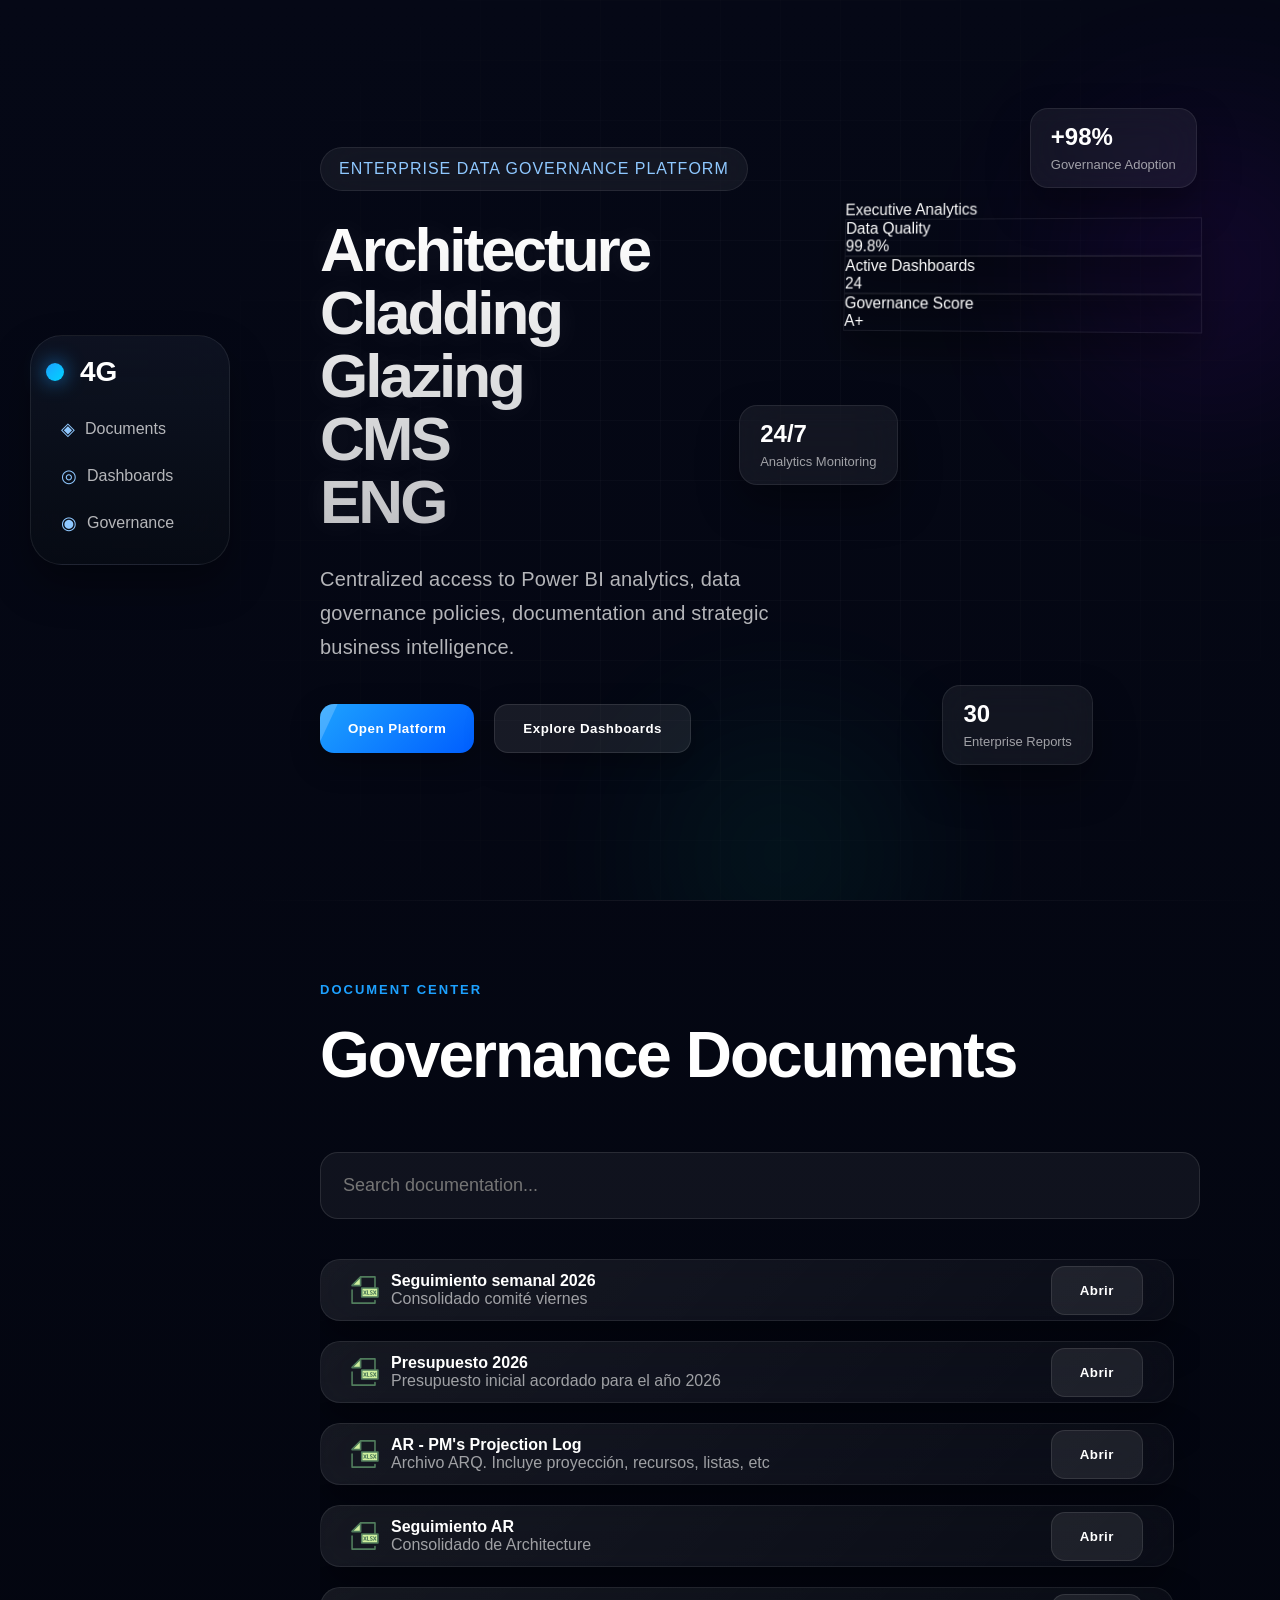
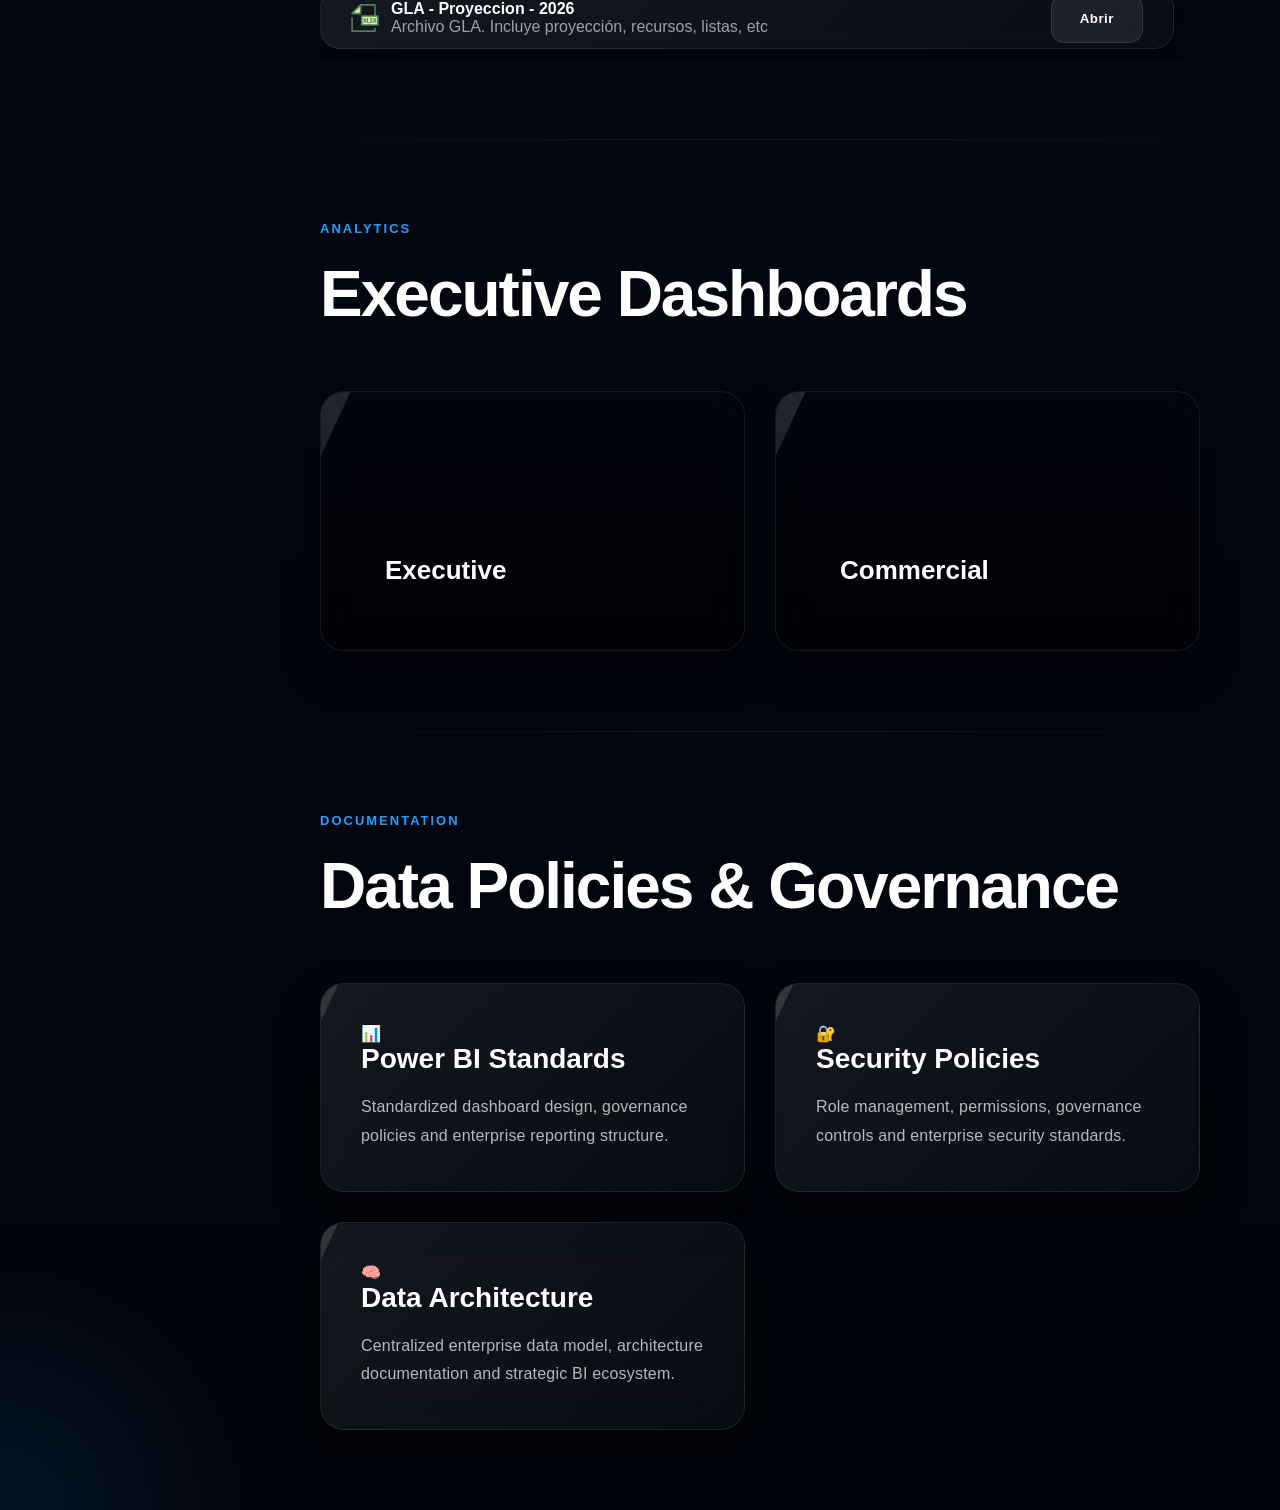
<file: index.html>
<!DOCTYPE html>
<html lang="es-ES">
<head>
  <meta charset="UTF-8">
  <meta name="viewport" content="width=device-width, initial-scale=1.0">
  <title>4G Data Governance</title>
  <link rel="stylesheet" href="styles.css">
</head>
<body>
  <div class="bg-gradient"></div>
  <div class="bg-grid"></div>
  <div class="dg-page">
    <!-- NAVBAR -->
    <div class="sidebar">
      <div class="sidebar-logo">
        <div class="logo-circle"></div>
        <span> 4G </span>
      </div>
      <div class="sidebar-menu">
        <a href="#documents" class="sidebar-item"><span class="sidebar-icon">◈</span><span> Documents </span></a>
        <a href="#areas" class="sidebar-item"><span class="sidebar-icon">◎</span><span> Dashboards </span></a>
        <a href="#governance" class="sidebar-item active"><span class="sidebar-icon">◉</span><span> Governance </span></a>
      </div>
    </div>
    <!-- HERO -->
    <section class="hero">
      <div class="hero-background-lines"></div>
      <div class="hero-orb orb-2"></div>
      <div class="hero-orb orb-3"></div>
      <div class="hero-left">
        <span class="hero-tag"> ENTERPRISE DATA GOVERNANCE PLATFORM </span>
        <h1 class="hero-lines">
          <span>Architecture</span>
          <span>Cladding</span>
          <span>Glazing</span>
          <span>CMS</span>
          <span>ENG</span>
        </h1>
        <p>Centralized access to Power BI analytics, data governance policies, documentation and strategic business intelligence.</p>
        <div class="hero-buttons">
          <button class="btn-primary">Open Platform</button>
          <button class="btn-secondary" type="button" onclick="document.getElementById('areas').scrollIntoView({ behavior: 'smooth' });">Explore Dashboards</button>
        </div>
      </div>
      <!-- HERO RIGHT -->
      <div class="metric-strip metric-1"><strong> +98% </strong><span> Governance Adoption </span></div>
      <div class="metric-strip metric-2"><strong> 30 </strong><span> Enterprise Reports </span></div>
      <div class="metric-strip metric-3"><strong> 24/7 </strong><span> Analytics Monitoring </span></div>
      <div class="hero-right">
        <div class="dashboard-preview">
          <div class="dashboard-header">
            <div class="dashboard-dots"><span></span><span></span><span></span></div>
            <div class="dashboard-title">Executive Analytics</div>
          </div>
          <div class="analytics-grid">
            <div class="analytics-card">
              <span class="analytics-label"> Data Quality </span>
              <div class="analytics-value">99.8%</div>
              <div class="analytics-bar"><div class="bar-fill fill-1"></div></div>
            </div>
            <div class="analytics-card">
              <span class="analytics-label"> Active Dashboards </span>
              <div class="analytics-value">24</div>
              <div class="analytics-bar"><div class="bar-fill fill-2"></div></div>
            </div>
            <div class="analytics-card">
              <span class="analytics-label"> Governance Score </span>
              <div class="analytics-value">A+</div>
              <div class="analytics-bar"><div class="bar-fill fill-3"></div></div>
            </div>
          </div>
          <div class="chart-area">
            <div class="chart-line"></div>
            <div class="chart-glow"></div>
          </div>
        </div>
      </div>
    </section>
    <!-- DOCUMENTS -->
    <section id="documents" class="section">
      <div class="section-header">
        <span class="section-tag"> DOCUMENT CENTER </span>
        <h2>Governance Documents</h2>
      </div>
      <div class="document-search"><input type="text" placeholder="Search documentation..." /></div>
      <div class="documents-list" id="documentsList">
        <!-- Contenido generado dinámicamente desde data.json -->
      </div>
    </section>
    <!-- AREAS -->
    <section id="areas" class="section">
      <div class="section-header">
        <span class="section-tag"> ANALYTICS </span>
        <h2>Executive Dashboards</h2>
      </div>
      <div class="area-actions">
        <button id="areasBackButton" class="btn-secondary" style="display:none; margin-bottom:30px; align-items:center; gap:8px;">
          <svg xmlns="http://www.w3.org/2000/svg" fill="none" viewBox="0 0 24 24" stroke-width="1.5" stroke="currentColor" class="size-6" style="width:20px; height:20px;"  >
            <path stroke-linecap="round" stroke-linejoin="round" d="M15.75 19.5 8.25 12l7.5-7.5" />
          </svg>
          Back to Business Areas
        </button>
      </div>
      <div class="areas-grid" id="areasGrid">
        <!-- Cards generated dynamically from data.json -->
      </div>
      <div class="dashboard-grid" id="bisGrid" style="display:none;"></div>
    </section>
    <!-- GOVERNANCE -->
    <section id="governance" class="section">
      <div class="section-header">
        <span class="section-tag"> DOCUMENTATION </span>
        <h2>Data Policies & Governance</h2>
      </div>
      <div class="info-grid">
        <div class="info-card">
          <div class="card-icon">📊</div>
          <h3>Power BI Standards</h3>
          <p>Standardized dashboard design, governance policies and enterprise reporting structure.</p>
        </div>
        <div class="info-card">
          <div class="card-icon">🔐</div>
          <h3>Security Policies</h3>
          <p>Role management, permissions, governance controls and enterprise security standards.</p>
        </div>
        <div class="info-card">
          <div class="card-icon">🧠</div>
          <h3>Data Architecture</h3>
          <p>Centralized enterprise data model, architecture documentation and strategic BI ecosystem.</p>
        </div>
      </div>
    </section>
    <div id="dashboardOverlay" class="dashboard-overlay">
      <div class="dashboard-overlay-topbar">
        <div class="overlay-title">Executive Analytics Dashboard</div>
        <button onclick="closeDashboard()" class="close-dashboard">✕ Close</button>
      </div>
      <div class="overlay-powerbi">
        <iframe class="powerbi-frame" title="Metricas CEO" src="https://app.fabric.microsoft.com/reportEmbed?reportId=e75d1edd-e86d-4a19-9cee-6aa2383945b2&autoAuth=true&ctid=06d757d5-8b3d-41bb-b39a-22a519f7140d&actionBarEnabled=true&navContentPaneEnabled=true" allowfullscreen="true"></iframe>
      </div>
    </div>
  </div>
  <footer class="footer">
    <div>4G Data Governance Platform</div>
    <div>Enterprise Architecture • BI • Governance</div>
  </footer>
  <div class="cursor-glow"></div>
  <script defer src="scripts.js"></script>
</body>
</html>
</file>
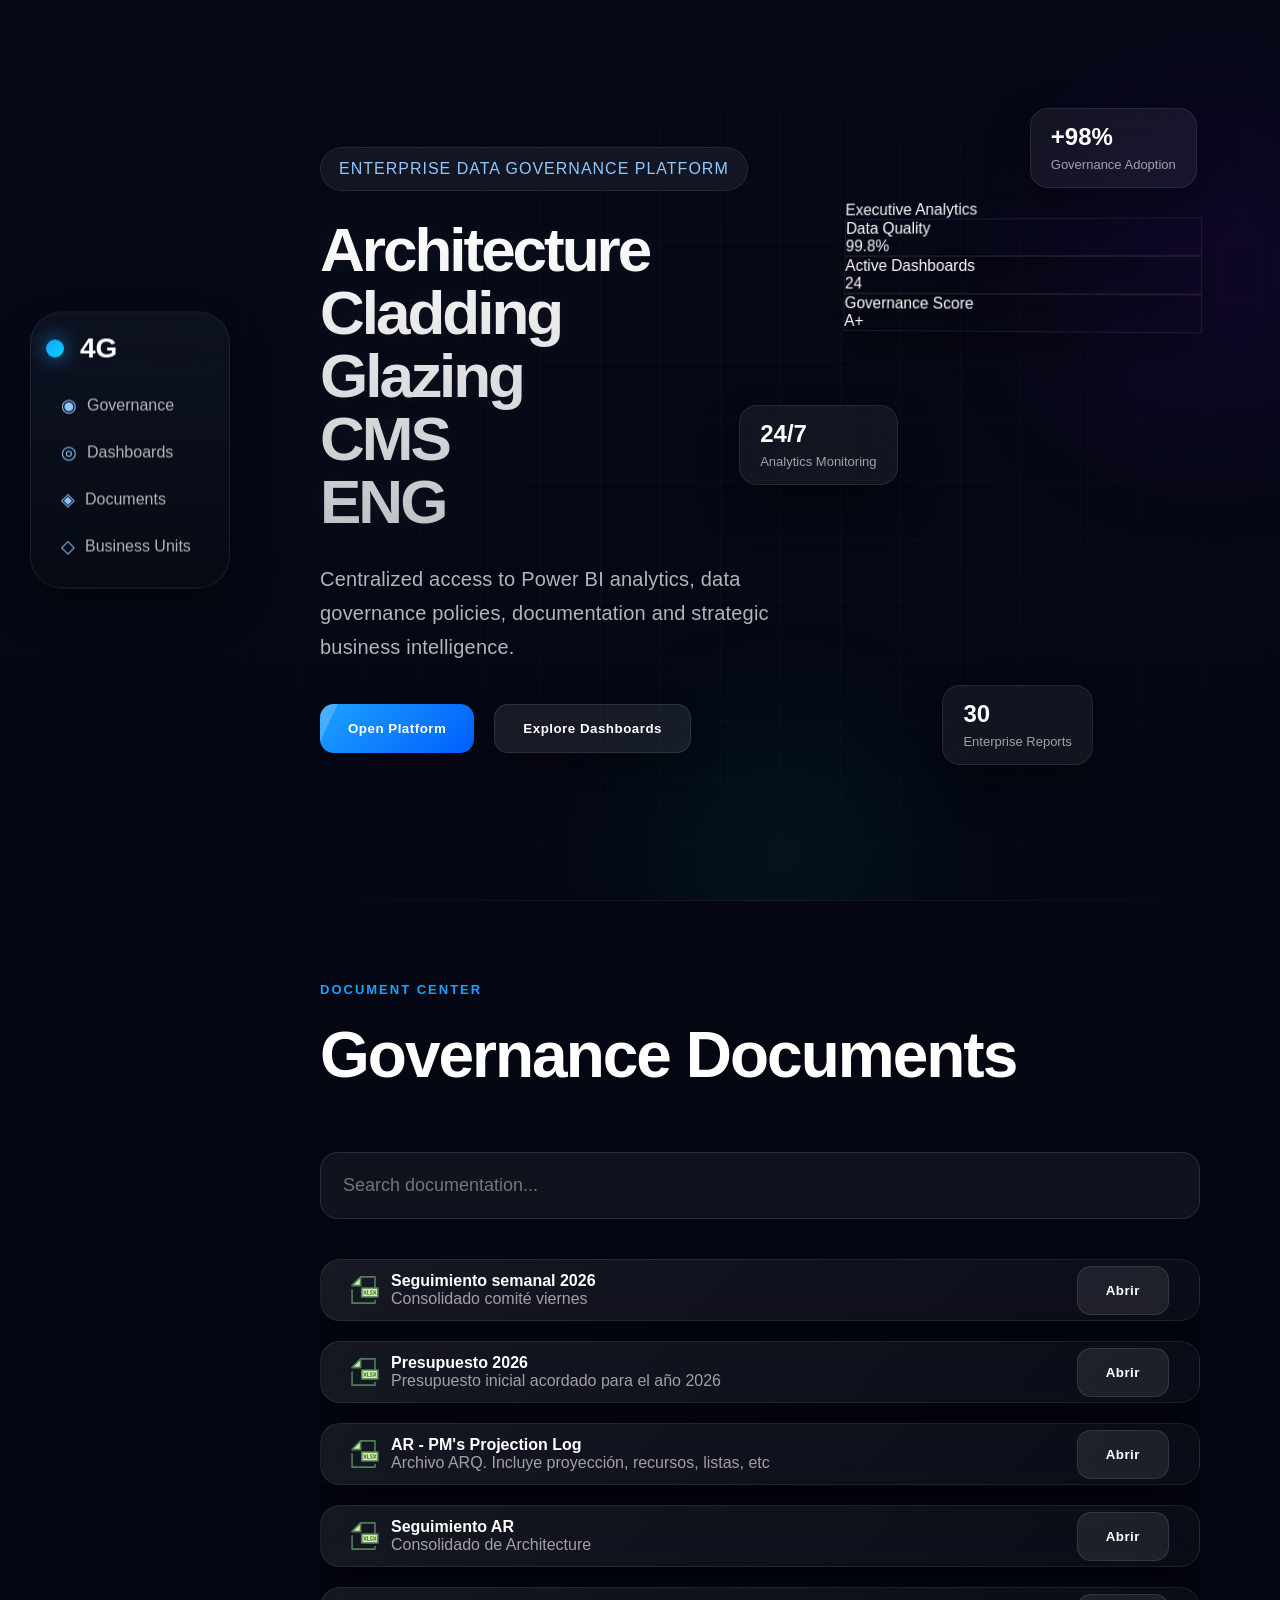
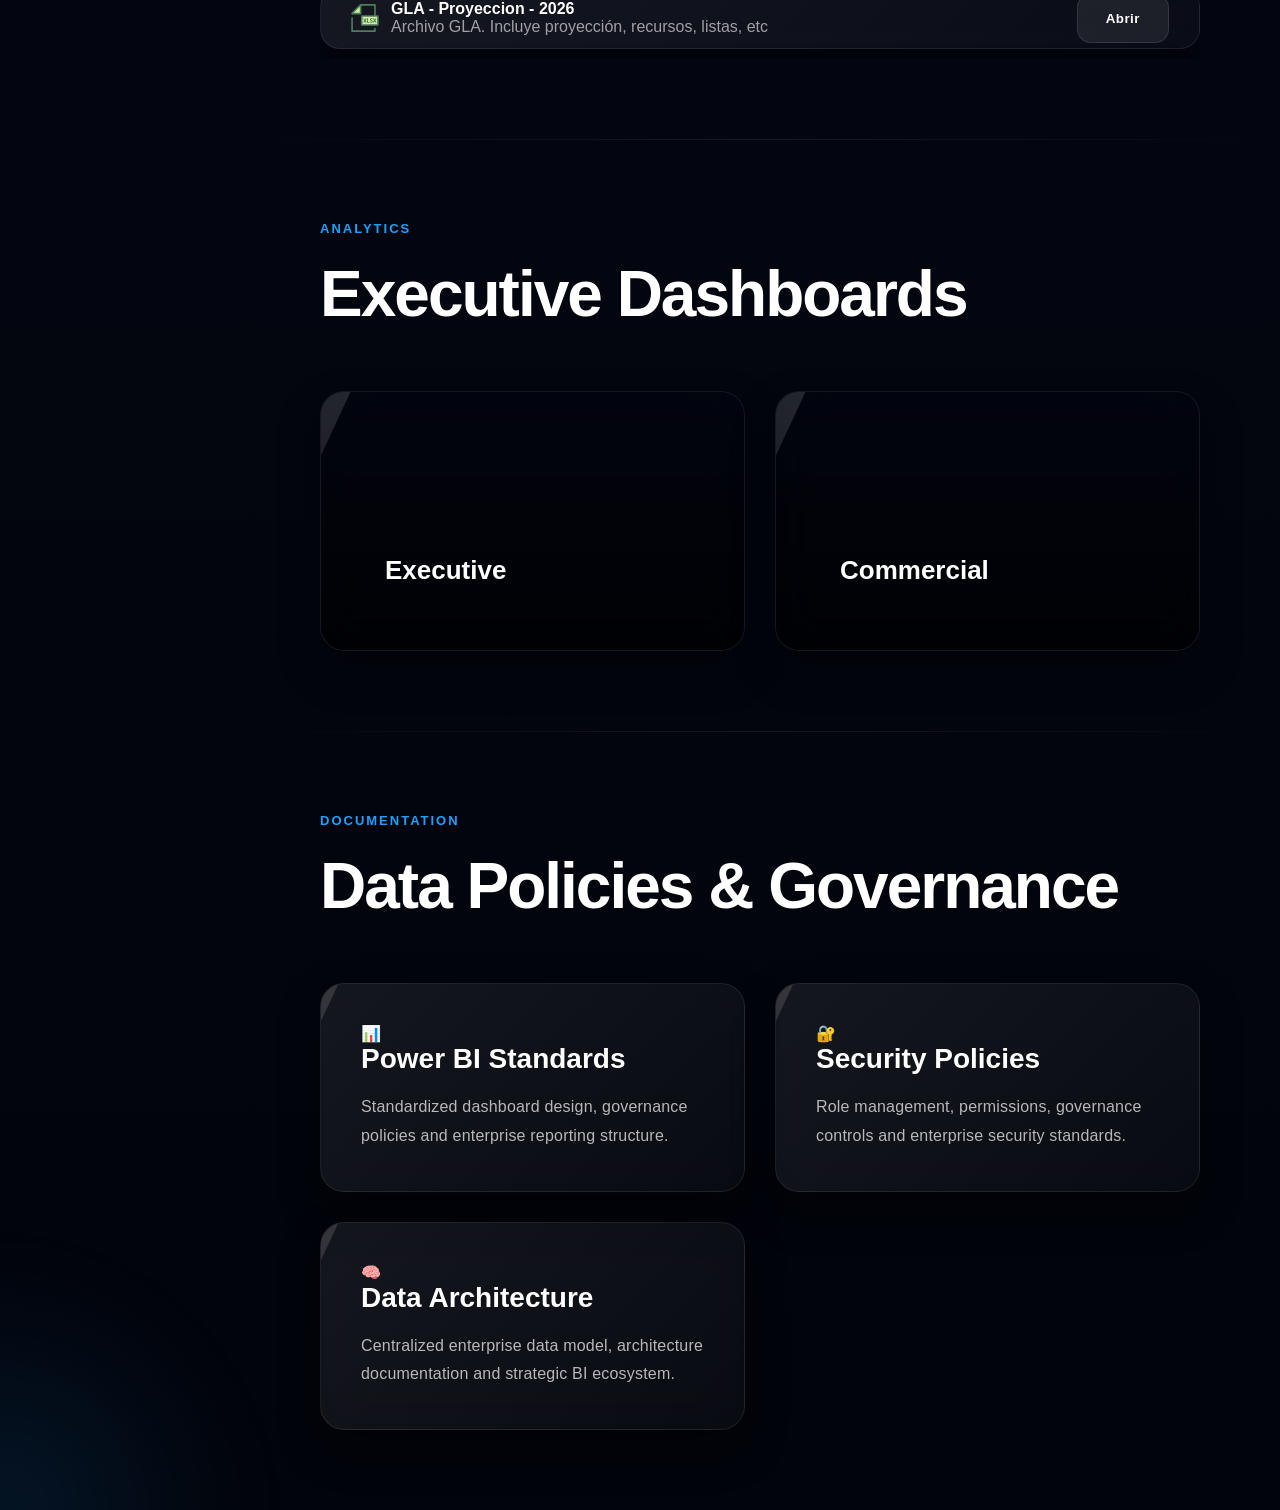
<file: Página.es-ES.webpage.copy.html>
<!DOCTYPE html>
<html lang="es-ES">
<head>
  <meta charset="UTF-8">
  <meta name="viewport" content="width=device-width, initial-scale=1.0">
  <title>4G Data Governance</title>
  <link rel="stylesheet" href="Página.es-ES.customcss.css">
</head>
<body>
  <div class="bg-gradient"></div>
  <div class="bg-grid"></div>
  <div class="dg-page">
    <!-- NAVBAR -->
    <div class="sidebar">
      <div class="sidebar-logo">
        <div class="logo-circle"></div>
        <span> 4G </span>
      </div>
      <div class="sidebar-menu">
        <a href="#governance" class="sidebar-item active"><span class="sidebar-icon">◉</span><span> Governance </span></a>
        <a href="#dashboards" class="sidebar-item"><span class="sidebar-icon">◎</span><span> Dashboards </span></a>
        <a href="#documents" class="sidebar-item"><span class="sidebar-icon">◈</span><span> Documents </span></a>
        <a href="#areas" class="sidebar-item"><span class="sidebar-icon">◇</span><span> Business Units </span></a>
      </div>
    </div>
    <!-- HERO -->
    <section class="hero">
      <div class="hero-background-lines"></div>
      <div class="hero-orb orb-2"></div>
      <div class="hero-orb orb-3"></div>
      <div class="hero-left">
        <span class="hero-tag"> ENTERPRISE DATA GOVERNANCE PLATFORM </span>
        <h1 class="hero-lines">
          <span>Architecture</span>
          <span>Cladding</span>
          <span>Glazing</span>
          <span>CMS</span>
          <span>ENG</span>
        </h1>
        <p>Centralized access to Power BI analytics, data governance policies, documentation and strategic business intelligence.</p>
        <div class="hero-buttons">
          <button class="btn-primary">Open Platform</button>
          <button class="btn-secondary" type="button" onclick="document.getElementById('areas').scrollIntoView({ behavior: 'smooth' });">Explore Dashboards</button>
        </div>
      </div>
      <!-- HERO RIGHT -->
      <div class="metric-strip metric-1"><strong> +98% </strong><span> Governance Adoption </span></div>
      <div class="metric-strip metric-2"><strong> 30 </strong><span> Enterprise Reports </span></div>
      <div class="metric-strip metric-3"><strong> 24/7 </strong><span> Analytics Monitoring </span></div>
      <div class="hero-right">
        <div class="dashboard-preview">
          <div class="dashboard-header">
            <div class="dashboard-dots"><span></span><span></span><span></span></div>
            <div class="dashboard-title">Executive Analytics</div>
          </div>
          <div class="analytics-grid">
            <div class="analytics-card">
              <span class="analytics-label"> Data Quality </span>
              <div class="analytics-value">99.8%</div>
              <div class="analytics-bar"><div class="bar-fill fill-1"></div></div>
            </div>
            <div class="analytics-card">
              <span class="analytics-label"> Active Dashboards </span>
              <div class="analytics-value">24</div>
              <div class="analytics-bar"><div class="bar-fill fill-2"></div></div>
            </div>
            <div class="analytics-card">
              <span class="analytics-label"> Governance Score </span>
              <div class="analytics-value">A+</div>
              <div class="analytics-bar"><div class="bar-fill fill-3"></div></div>
            </div>
          </div>
          <div class="chart-area">
            <div class="chart-line"></div>
            <div class="chart-glow"></div>
          </div>
        </div>
      </div>
    </section>
    <!-- DOCUMENTS -->
    <section id="documents" class="section">
      <div class="section-header">
        <span class="section-tag"> DOCUMENT CENTER </span>
        <h2>Governance Documents</h2>
      </div>
      <div class="document-search"><input type="text" placeholder="Search documentation..." /></div>
      <div class="documents-list" id="documentsList">
        <!-- Contenido generado dinámicamente desde data.json -->
      </div>
    </section>
    <!-- AREAS -->
    <section id="areas" class="section">
      <div class="section-header">
        <span class="section-tag"> ANALYTICS </span>
        <h2>Executive Dashboards</h2>
      </div>
      <div class="area-actions">
        <button id="areasBackButton" class="btn-secondary" style="display:none; margin-bottom:30px; align-items:center; gap:8px;">
          <svg xmlns="http://www.w3.org/2000/svg" fill="none" viewBox="0 0 24 24" stroke-width="1.5" stroke="currentColor" class="size-6" style="width:20px; height:20px;"  >
            <path stroke-linecap="round" stroke-linejoin="round" d="M15.75 19.5 8.25 12l7.5-7.5" />
          </svg>
          Back to Business Areas
        </button>
      </div>
      <div class="areas-grid" id="areasGrid">
        <!-- Cards generated dynamically from data.json -->
      </div>
      <div class="dashboard-grid" id="bisGrid" style="display:none;"></div>
    </section>
    <!-- GOVERNANCE -->
    <section id="governance" class="section">
      <div class="section-header">
        <span class="section-tag"> DOCUMENTATION </span>
        <h2>Data Policies & Governance</h2>
      </div>
      <div class="info-grid">
        <div class="info-card">
          <div class="card-icon">📊</div>
          <h3>Power BI Standards</h3>
          <p>Standardized dashboard design, governance policies and enterprise reporting structure.</p>
        </div>
        <div class="info-card">
          <div class="card-icon">🔐</div>
          <h3>Security Policies</h3>
          <p>Role management, permissions, governance controls and enterprise security standards.</p>
        </div>
        <div class="info-card">
          <div class="card-icon">🧠</div>
          <h3>Data Architecture</h3>
          <p>Centralized enterprise data model, architecture documentation and strategic BI ecosystem.</p>
        </div>
      </div>
    </section>
    <div id="dashboardOverlay" class="dashboard-overlay">
      <div class="dashboard-overlay-topbar">
        <div class="overlay-title">Executive Analytics Dashboard</div>
        <button onclick="closeDashboard()" class="close-dashboard">✕ Close</button>
      </div>
      <div class="overlay-powerbi">
        <iframe class="powerbi-frame" title="Metricas CEO" src="https://app.fabric.microsoft.com/reportEmbed?reportId=e75d1edd-e86d-4a19-9cee-6aa2383945b2&autoAuth=true&ctid=06d757d5-8b3d-41bb-b39a-22a519f7140d&actionBarEnabled=true&navContentPaneEnabled=true" allowfullscreen="true"></iframe>
      </div>
    </div>
  </div>
  <footer class="footer">
    <div>4G Data Governance Platform</div>
    <div>Enterprise Architecture • BI • Governance</div>
  </footer>
  <div class="cursor-glow"></div>
  <script defer src="Página.es-ES.customjs.js"></script>
</body>
</html>
</file>
<file: styles.css>
*{
    margin:0;
    padding:0;
    box-sizing:border-box;
}

html{
    scroll-behavior:smooth;
}

body{
    font-family:'Segoe UI',sans-serif;
    background:#070b14;
    color:white;
    overflow-x:hidden;
}

/* ========================================= */
/* MAIN PAGE */
/* ========================================= */

.dg-page{

    position:relative;

    min-height:100vh;
}

/* ========================================= */
/* BACKGROUND EFFECTS */
/* ========================================= */

.bg-gradient{
    position:fixed;
    width:1000px;
    height:1000px;
    background:radial-gradient(
        circle,
        rgba(0,140,255,0.25),
        transparent 70%
    );

    top:-400px;
    right:-300px;

    z-index:-2;

    filter:blur(50px);
}

.bg-grid{
    position:fixed;
    inset:0;

    background-image:
        linear-gradient(
            rgba(255,255,255,0.03) 1px,
            transparent 1px
        ),
        linear-gradient(
            90deg,
            rgba(255,255,255,0.03) 1px,
            transparent 1px
        );

    background-size:50px 50px;

    z-index:-3;
}

/* ========================================= */
/* NAVBAR */
/* ========================================= */

.navbar{
    position:sticky;
    top:0;

    z-index:1000;

    display:flex;
    justify-content:space-between;
    align-items:center;

    padding:24px 60px;

    backdrop-filter:blur(20px);

    background:rgba(10,15,25,0.7);

    border-bottom:1px solid rgba(255,255,255,0.08);
}

.logo{
    font-size:24px;
    font-weight:700;
}

.logo-accent{
    color:#1da1ff;
}

.nav-links{
    display:flex;
    gap:40px;
}

.nav-links a{
    text-decoration:none;
    color:rgba(255,255,255,0.8);

    transition:0.3s;
}

.nav-links a:hover{
    color:white;
}

/* ========================================= */
/* HERO SECTION */
/* ========================================= */

.hero{
    min-height:100vh;
    display:flex;
    align-items:center;
    justify-content:space-between;
    padding:0 80px;
    gap:50px;
}

.hero-left{
    max-width:700px;
}

.hero-badge{
    display:inline-block;

    padding:10px 18px;

    border:1px solid rgba(255,255,255,0.1);

    border-radius:50px;

    margin-bottom:30px;

    background:rgba(255,255,255,0.05);

    color:#8fc8ff;
}

.hero h1{
    font-size:78px;
    line-height:1;

    margin-bottom:30px;

    font-weight:800;
}

.hero h1 span{
    color:#1da1ff;
}

.hero p{
    font-size:20px;

    color:rgba(255,255,255,0.7);

    line-height:1.7;

    margin-bottom:40px;
}

/* ========================================= */
/* BUTTONS */
/* ========================================= */

.hero-buttons{
    display:flex;
    gap:20px;
}

.btn-primary,
.btn-secondary,
.dashboard-card button,
.document-item button{

    padding:16px 28px;

    border-radius:14px;

    border:none;

    cursor:pointer;

    transition:0.3s;

    font-weight:600;
}

.btn-primary{
    background:linear-gradient(
        135deg,
        #1da1ff,
        #005eff
    );

    color:white;
}

.btn-primary:hover{
    transform:translateY(-4px);
}

.btn-secondary,
.document-item button{

    background:rgba(255,255,255,0.08);

    color:white;

    border:1px solid rgba(255,255,255,0.1);
}

/* ========================================= */
/* HERO RIGHT */
/* ========================================= */

.hero-right{
    position:relative;

    width:500px;
    height:500px;
}

.floating-card{
    position:absolute;

    width:240px;

    padding:30px;

    border-radius:24px;

    background:rgba(255,255,255,0.08);

    border:1px solid rgba(255,255,255,0.08);

    backdrop-filter:blur(20px);

    animation:float 6s infinite ease-in-out;
}

.card-1{
    top:0;
    left:0;
}

.card-2{
    top:120px;
    right:0;
}

.card-3{
    bottom:0;
    left:80px;
}

.card-title{
    color:rgba(255,255,255,0.7);

    margin-bottom:14px;
}

.card-value{
    font-size:52px;

    font-weight:800;

    color:#1da1ff;
}

.card-subtitle{
    margin-top:10px;

    color:rgba(255,255,255,0.6);
}

/* ========================================= */
/* SECTIONS */
/* ========================================= */

.section{
    padding:80px;
}

.section-header{
    margin-bottom:60px;
}

.section-tag{
    color:#1da1ff;

    letter-spacing:2px;
}

.section h2{
    font-size:52px;

    margin:20px 0;
}

.section-header p{
    color:rgba(255,255,255,0.7);

    line-height:1.8;
}

/* ========================================= */
/* CARDS */
/* ========================================= */

.info-grid{
    display:grid;

    grid-template-columns:
        repeat(auto-fit, minmax(280px, 1fr));

    gap:30px;
}

.dashboard-card{
    max-width:440px;
}

.card-grid,
.dashboard-grid,
.areas-grid{

    display:grid;

    grid-template-columns:
        repeat(auto-fit, minmax(280px, 1fr));

    gap:30px;
}

.info-card,
.dashboard-card,
.area-card{

    padding:40px;

    border-radius:24px;

    background:rgba(255,255,255,0.05);

    border:1px solid rgba(255,255,255,0.08);

    backdrop-filter:blur(20px);

    transition:0.4s;
}

.info-card:hover,
.dashboard-card:hover,
.area-card:hover{

    transform:translateY(-10px);

    border-color:rgba(29,161,255,0.5);
}

.icon{
    font-size:40px;

    margin-bottom:20px;
}

.info-card h3,
.dashboard-card h3,
.area-card h3{

    margin-bottom:18px;

    font-size:28px;
}

.info-card p,
.dashboard-card p{

    color:rgba(255,255,255,0.7);

    line-height:1.8;
}

/* ========================================= */
/* DASHBOARDS */
/* ========================================= */

.dashboard-top{
    margin-bottom:30px;
}

.dashboard-top span{

    background:rgba(29,161,255,0.15);

    color:#8fc8ff;

    padding:10px 14px;

    border-radius:50px;
}

.dashboard-card button{

    margin-top:30px;

    width:100%;

    background:linear-gradient(
        135deg,
        #1da1ff,
        #005eff
    );

    color:white;
}

/* ========================================= */
/* DOCUMENT SEARCH */
/* ========================================= */

.document-search{
    margin-bottom:40px;
}

.document-search input{

    width:100%;

    padding:22px;

    border-radius:18px;

    border:1px solid rgba(255,255,255,0.1);

    background:rgba(255,255,255,0.05);

    color:white;

    font-size:18px;
}

/* ========================================= */
/* DOCUMENT ITEMS */
/* ========================================= */

.documents-list{
    display:flex;
    flex-direction:column;
    gap:20px;
    max-height: 400px;
    overflow-y: auto;
    overflow-x:hidden;
    padding-right:16px; /* espacio entre contenido y scrollbar */
    scrollbar-gutter: stable; /* reserva espacio para el scrollbar */
}

.document-item{

    display:flex;

    justify-content:space-between;

    align-items:center;

    padding:30px;

    border-radius:20px;

    background:rgba(255,255,255,0.05);

    border:1px solid rgba(255,255,255,0.08);
}

.document-item span{
    color:rgba(255,255,255,0.6);
}

/* ========================================= */
/* FOOTER */
/* ========================================= */

.footer{

    padding:50px;

    text-align:center;

    border-top:1px solid rgba(255,255,255,0.08);

    color:rgba(255,255,255,0.5);
}

/* ========================================= */
/* ANIMATIONS */
/* ========================================= */

@keyframes float{

    0%{
        transform:translateY(0px);
    }

    50%{
        transform:translateY(-20px);
    }

    100%{
        transform:translateY(0px);
    }
}

.hidden-element{

    opacity:0;

    transform:translateY(40px);

    transition:all 1s ease;
}

.show-element{

    opacity:1;

    transform:translateY(0px);
}

/* ========================================= */
/* RESPONSIVE */
/* ========================================= */

@media(max-width:1100px){

    .hero{

        flex-direction:column;

        justify-content:center;

        padding-top:100px;
    }

    .hero h1{
        font-size:56px;
    }

    .hero-right{

        width:100%;

        height:400px;
    }

    .navbar{

        padding:20px;

        flex-direction:column;

        gap:20px;
    }

    .nav-links{

        flex-wrap:wrap;

        justify-content:center;
    }

    .section{
        padding:100px 30px;
    }
}

/* ========================================= */
/* POWER PAGES OVERRIDES */
/* ========================================= */

/* Remove Microsoft spacing */

.container,
.container-fluid,
.row,
main,
.page-copy{

    padding:0 !important;
    margin:0 !important;
    max-width:100% !important;
}

/* Remove default white backgrounds */

body,
main,
div[data-editorblocktype]{

    background:transparent !important;
}

/* Remove default sections spacing */

section{

    margin:0 !important;
}

/* Full width */

.dg-page{
    width:100vw;
    overflow:hidden;
}

/* Hide Microsoft footer */

footer.footer{

    display:none !important;
}

/* Hide empty blocks */

.empty-section,
.placeholder,
[data-editorblocktype="Text"]{

    background:transparent !important;
}

/* Improve hero visual */

.hero{

    position:relative;
}

/* Glow effect */

.hero::before{

    content:''; 

    position:absolute;

    width:600px;
    height:600px;

    background:radial-gradient(
        circle,
        rgba(29,161,255,0.18),
        transparent 70%
    );

    top:-100px;
    left:-100px;

    filter:blur(40px);

    z-index:-1;
}

/* Premium hover */

.info-card:hover,
.dashboard-card:hover,
.area-card:hover{

    box-shadow:
        0 20px 60px rgba(0,0,0,0.5),
        0 0 30px rgba(29,161,255,0.2);
}

/* Better buttons */

button{

    letter-spacing:0.5px;
}

/* Remove weird borders */

*{
    border-color:rgba(255,255,255,0.08);
}

/* Modern scrollbar */

::-webkit-scrollbar{

    width:10px;
}

::-webkit-scrollbar-track{

    background:#070b14;
}

::-webkit-scrollbar-thumb{

    background:rgba(29,161,255,0.4);

    border-radius:20px;
}

::-webkit-scrollbar-thumb:hover{

    background:rgba(29,161,255,0.8);
}

/* ========================================= */
/* CINEMATIC BACKGROUND */
/* ========================================= */

body::before{

    content:''; 

    position:fixed;

    inset:0;

    background:
        radial-gradient(
            circle at 20% 20%,
            rgba(0,140,255,0.18),
            transparent 30%
        ),

        radial-gradient(
            circle at 80% 30%,
            rgba(98,0,255,0.12),
            transparent 30%
        ),

        radial-gradient(
            circle at 50% 80%,
            rgba(0,255,170,0.08),
            transparent 30%
        );

    z-index:-10;

    animation:bgMove 18s infinite alternate ease-in-out;
}

/* ========================================= */
/* REMOVE MICROSOFT HEADER */
/* ========================================= */

header,
.navbar-static-top,
.power-pages-header,
#header,
.mspp-header{

    background:transparent !important;
    border:none !important;
    box-shadow:none !important;
}

/* ========================================= */
/* REMOVE MICROSOFT FOOTER */
/* ========================================= */

footer:not(.footer){

    display:none !important;
}

/* ========================================= */
/* PAGE WIDTH FIX */
/* ========================================= */

main,
.container,
.container-fluid{

    width:100% !important;
    max-width:100% !important;
}

/* ========================================= */
/* HERO IMPROVEMENTS */
/* ========================================= */

.hero{

    position:relative;

    min-height:100vh;

    overflow:hidden;
}

.hero h1{

    font-size:92px;

    letter-spacing:-3px;

    line-height:0.95;
}

.hero p{

    max-width:650px;
}

/* ========================================= */
/* HERO GLOW */
/* ========================================= */

.hero::after{

    content:''; 

    position:absolute;

    width:700px;
    height:700px;

    background:radial-gradient(
        circle,
        rgba(29,161,255,0.15),
        transparent 70%
    );

    top:-200px;
    right:-200px;

    filter:blur(80px);

    z-index:-1;
}

/* ========================================= */
/* FLOATING GLASS EFFECT */
/* ========================================= */

.floating-card,
.info-card,
.dashboard-card,
.area-card,
.document-item{

    backdrop-filter:blur(25px);

    background:
        linear-gradient(
            135deg,
            rgba(255,255,255,0.08),
            rgba(255,255,255,0.03)
        );

    box-shadow:
        0 10px 40px rgba(0,0,0,0.4);
}

/* ========================================= */
/* PREMIUM TITLES */
/* ========================================= */

.section h2{

    font-size:64px;

    font-weight:800;

    letter-spacing:-2px;
}

/* ========================================= */
/* NAVBAR PREMIUM */
/* ========================================= */

.navbar{

    backdrop-filter:blur(30px);

    background:
        linear-gradient(
            to right,
            rgba(5,10,20,0.85),
            rgba(10,15,30,0.7)
        );

    box-shadow:
        0 10px 30px rgba(0,0,0,0.3);
}

/* ========================================= */
/* BUTTONS PREMIUM */
/* ========================================= */

.btn-primary,
.dashboard-card button{

    position:relative;

    overflow:hidden;
}

.btn-primary::before,
.dashboard-card button::before{

    content:''; 

    position:absolute;

    width:120px;
    height:300%;

    background:
        rgba(255,255,255,0.2);

    top:-100%;

    left:-120px;

    transform:rotate(25deg);

    transition:0.8s;
}

.btn-primary:hover::before,
.dashboard-card button:hover::before{

    left:140%;
}

/* ========================================= */
/* DOCUMENT ITEMS */
/* ========================================= */

.document-item{

    transition:0.4s;
}

.document-item:hover{

    transform:translateX(12px);

    border-color:rgba(29,161,255,0.3);
}

/* No-results placeholder icon (force white color) */
.no-results img{
    width:64px;
    height:64px;
    object-fit:contain;
    filter: invert(1) brightness(2);
}

.no-results{
    text-align:center;
}

/* ========================================= */
/* AREA CARDS */
/* ========================================= */

.area-card{

    min-height:220px;

    display:flex;

    align-items:flex-end;

    position:relative;

    overflow:hidden;

    background-size:cover;

    background-position:center;

    background-repeat:no-repeat;

    border:1px solid rgba(255,255,255,0.08);

    transition:0.4s;
}

.area-card::before{

    content:''; 

    position:absolute;

    inset:0;

    background:
        linear-gradient(
            to top,
            rgba(0,0,0,0.65),
            transparent
        );
}

.area-card h3{

    position:relative;

    z-index:1;

    margin:0;

    color:white;

    font-size:28px;

    padding:24px;
}

.area-card-overlay{
    display:none;
}

/* ========================================= */
/* PARALLAX FEEL */
/* ========================================= */

.floating-card{

    transform-style:preserve-3d;
}

/* ========================================= */
/* ANIMATIONS */
/* ========================================= */

@keyframes bgMove{

    0%{

        transform:translate(0px,0px) scale(1);
    }

    100%{

        transform:translate(-40px,-30px) scale(1.1);
    }
}

/* ========================================= */
/* MOBILE */
/* ========================================= */

@media(max-width:900px){

    .hero{

        padding:120px 30px;
    }

    .hero h1{

        font-size:58px;
    }

    .section h2{

        font-size:46px;
    }

    .floating-card{

        width:180px;
    }
}

/* ========================================= */
/* PARTICLES */
/* ========================================= */

/* ========================================= */
/* PARTICLES */
/* ========================================= */

.dashboard-overlay{

    position:fixed;

    top:0;

    left:0;

    width:100vw;

    height:100vh;

    background:
        rgba(3,6,15,0.97);

    z-index:999999999;

    display:none;

    flex-direction:column;

    padding:24px;

    overflow:hidden;
}
.particle{

    position:fixed;

    bottom:-20px;

    border-radius:50%;

    background:
        rgba(29,161,255,0.35);

    box-shadow:
        0 0 12px rgba(29,161,255,0.45);

    pointer-events:none;

    z-index:1;

    animation:
        particleFloat linear forwards;
}
@keyframes particleFloat{

    0%{

        transform:
            translateY(0px)
            scale(1);

        opacity:1;
    }

    100%{

        transform:
            translateY(-120vh)
            scale(1);

        opacity:1;
    }
}

/* ========================================= */
/* CINEMATIC HERO FX */
/* ========================================= */

.hero{

    position:relative;

    overflow:hidden;
}

/* Animated grid */

.hero-background-lines{

    position:absolute;

    inset:0;

    background-image:

        linear-gradient(
            rgba(255,255,255,0.03) 1px,
            transparent 1px
        ),

        linear-gradient(
            90deg,
            rgba(255,255,255,0.03) 1px,
            transparent 1px
        );

    background-size:60px 60px;

    mask-image:
        radial-gradient(
            circle at center,
            black 30%,
            transparent 90%
        );

    animation:gridMove 18s linear infinite;

    opacity:0.7;
}

/* Floating orbs */

.hero-orb{

    position:absolute;

    border-radius:50%;

    filter:blur(80px);

    opacity:0.5;

    animation:orbFloat 12s infinite ease-in-out;
}

.orb-2{

    width:300px;
    height:300px;

    background:
        rgba(140,0,255,0.18);

    right:-80px;
    top:120px;

    animation-delay:3s;
}

.orb-3{

    width:250px;
    height:250px;

    background:
        rgba(0,255,200,0.12);

    bottom:-80px;
    left:40%;

    animation-delay:6s;
}

/* Hero left improvements */

.hero-left{

    position:relative;

    z-index:5;
}

.hero-tag{

    display:inline-block;

    padding:12px 18px;

    border-radius:999px;

    background:
        rgba(255,255,255,0.06);

    border:
        1px solid rgba(255,255,255,0.08);

    color:#8fc8ff;

    margin-bottom:30px;

    letter-spacing:1px;

    backdrop-filter:blur(20px);
}

.hero h1{

    background:
        linear-gradient(
            to bottom,
            white,
            rgba(255,255,255,0.75)
        );

  background-clip:text;
  -webkit-background-clip:text;
  -webkit-text-fill-color:transparent;
}

/* Dashboard floating effect */

.dashboard-preview{

    animation:
        dashboardFloat 8s infinite ease-in-out;
}

/* Animations */

@keyframes orbFloat{

    0%{

        transform:
            translateY(0px)
            translateX(0px);
    }

    50%{

        transform:
            translateY(-40px)
            translateX(20px);
    }

    100%{

        transform:
            translateY(0px)
            translateX(0px);
    }
}

@keyframes dashboardFloat{

    0%{

        transform:
            translateY(0px);
    }

    50%{

        transform:
            translateY(-18px);
    }

    100%{

        transform:
            translateY(0px);
    }
}

@keyframes gridMove{

    0%{

        transform:
            translateY(0px);
    }

    100%{

        transform:
            translateY(60px);
    }
}

/* ========================================= */
/* CURSOR GLOW SYSTEM */
/* ========================================= */

.cursor-glow{

    position:fixed;

    width:500px;
    height:500px;

    border-radius:50%;

    background:
        radial-gradient(
            circle,
            rgba(29,161,255,0.12),
            transparent 70%
        );

    pointer-events:none;

    z-index:0;

    transform:
        translate(-50%, -50%);

    transition:
        width 0.3s ease,
        height 0.3s ease;

    filter:blur(40px);
}

/* ========================================= */
/* GLASS REFLECTIONS */
/* ========================================= */

.info-card,
.dashboard-card,
.area-card,
.analytics-card,
.document-item,
.dashboard-preview{

    position:relative;

    overflow:hidden;
}

.info-card::after,
.dashboard-card::after,
.area-card::after,
.analytics-card::after,
.document-item::after,
.dashboard-preview::after{

    content:'';

    position:absolute;

    width:180px;
    height:300%;

    background:
        linear-gradient(
            to bottom,
            rgba(255,255,255,0.18),
            transparent
        );

    top:-100%;

    left:-220px;

    transform:rotate(25deg);

    transition:1.2s;
}

.info-card:hover::after,
.dashboard-card:hover::after,
.area-card:hover::after,
.analytics-card:hover::after,
.document-item:hover::after,
.dashboard-preview:hover::after{

    left:140%;
}

/* ========================================= */
/* DEPTH SYSTEM */
/* ========================================= */

.hero-left{

    transform:
        translateZ(20px);
}

.dashboard-preview{

    transform:
        perspective(1200px)
        rotateY(-8deg)
        rotateX(4deg);
}

/* ========================================= */
/* BUTTON DEPTH */
/* ========================================= */

.btn-primary,
.btn-secondary{

    transform-style:preserve-3d;

    box-shadow:
        0 10px 30px rgba(0,0,0,0.3);
}

.btn-primary:hover,
.btn-secondary:hover{

    transform:
        translateY(-4px)
        scale(1.02);
}

/* ========================================= */
/* HERO TEXT GLOW */
/* ========================================= */

.hero h1{

    text-shadow:
        0 0 30px rgba(255,255,255,0.08);
}

/* ========================================= */
/* SECTION TRANSITIONS */
/* ========================================= */

.section{

    position:relative;
}

.section::before{

    content:'';

    position:absolute;

    top:0;
    left:0;

    width:100%;
    height:1px;

    background:
        linear-gradient(
            to right,
            transparent,
            rgba(255,255,255,0.08),
            transparent
        );
}

/* ========================================= */
/* DASHBOARD LIVE GLOW */
/* ========================================= */

.chart-glow{

    animation:
        pulseGlow 4s infinite ease-in-out;
}

@keyframes pulseGlow{

    0%{

        opacity:0.4;
    }

    50%{

        opacity:1;
    }

    100%{

        opacity:0.4;
    }
}

/* ========================================= */
/* SIDEBAR EXECUTIVE */
/* ========================================= */

.sidebar{

    position:fixed;
    top:50%;
    left:30px;
    transform:translateY(-50%);
    width:200px;
    padding:20px 15px;
    border-radius:32px;
    background:
        linear-gradient(
            180deg,
            rgba(15,20,35,0.88),
            rgba(8,12,20,0.78)
        );
    border:
        1px solid rgba(255,255,255,0.08);
    backdrop-filter:blur(30px);
    z-index:100;
    box-shadow:
        0 20px 60px rgba(0,0,0,0.4);
}

/* Logo */

.sidebar-logo{
    display:flex;
    align-items:center;
    gap:16px;
    margin-bottom:20px;
}

.logo-circle{

    width:18px;
    height:18px;
    border-radius:50%;
    background:
        linear-gradient(
            135deg,
            #1da1ff,
            #00d4ff
        );
    box-shadow:
        0 0 20px rgba(29,161,255,0.8);
}

.sidebar-logo span{

    font-size:28px;
    font-weight:800;
    color:white;
}

/* Menu */

.sidebar-menu{

    display:flex;
    flex-direction:column;
    gap:5px;
}

.sidebar-item{

    display:flex;
    align-items:center;
    gap:10px;
    padding:10px 15px;
    border-radius:18px;
    color:rgba(255,255,255,0.7);
    text-decoration:none;
    transition:0.35s;
}

.sidebar-item:hover{

    background:
        rgba(255,255,255,0.06);

    color:white;

    transform:translateX(6px);
}

.sidebar-item.active{

    background:
        linear-gradient(
            135deg,
            rgba(29,161,255,0.25),
            rgba(29,161,255,0.08)
        );

    color:white;

    border:
        1px solid rgba(29,161,255,0.3);
}

/* Icons */

.sidebar-icon{

    font-size:18px;

    color:#8fc8ff;
}

/* Layout shift */

.dg-page{
    padding-left:240px;
}

/* Mobile */

@media(max-width:1100px){

    .sidebar{

        bottom:20px;

        top:auto;

        left:50%;

        transform:translateX(-50%);

        width:auto;

        display:flex;

        align-items:center;

        padding:14px 18px;
    }

    .sidebar-logo{

        display:none;
    }

    .sidebar-menu{

        flex-direction:row;
    }

    .sidebar-item span:not(.sidebar-icon){

        display:none;
    }

    .dg-page{

        padding-left:0;
    }
}

/* ========================================= */
/* SMOOTH EXPERIENCE */
/* ========================================= */

html{

    scroll-behavior:smooth;
}

/* ========================================= */
/* SECTION ACTIVE GLOW */
/* ========================================= */

.section{

    transition:
        opacity 0.8s ease,
        transform 0.8s ease;
}

.section.active-section{

    opacity:1;

    transform:translateY(0px);
}

.section:not(.active-section){

    opacity:0.7;

    transform:translateY(40px);
}

/* ========================================= */
/* FLOATING METRIC STRIPS */
/* ========================================= */

.metric-strip{

    position:absolute;

    padding:14px 20px;

    border-radius:18px;

    background:
        rgba(255,255,255,0.06);

    border:
        1px solid rgba(255,255,255,0.08);

    backdrop-filter:blur(20px);

    box-shadow:
        0 10px 30px rgba(0,0,0,0.25);

    animation:
        metricFloat 8s infinite ease-in-out;
}

.metric-strip strong{

    display:block;

    font-size:24px;

    margin-bottom:4px;

    color:white;
}

.metric-strip span{

    color:
        rgba(255,255,255,0.6);

    font-size:13px;
}

/* Positioning */

.metric-1{

    top:12%;
    right:8%;

    animation-delay:0s;
}

.metric-2{

    bottom:15%;
    right:18%;

    animation-delay:2s;
}

.metric-3{

    top:45%;
    left:48%;

    animation-delay:4s;
}

/* ========================================= */
/* DASHBOARD SHIMMER */
/* ========================================= */

.dashboard-preview::after{

    animation:
        shimmerMove 5s infinite linear;
}

/* ========================================= */
/* PREMIUM CARD EDGES */
/* ========================================= */

.info-card,
.dashboard-card,
.area-card,
.analytics-card{

    border:
        1px solid rgba(255,255,255,0.08);

    box-shadow:
        inset 0 1px 1px rgba(255,255,255,0.04),
        0 20px 40px rgba(0,0,0,0.35);
}

/* ========================================= */
/* BUTTON MICROINTERACTION */
/* ========================================= */

button{

    transition:
        transform 0.25s ease,
        box-shadow 0.25s ease,
        background 0.25s ease;
}

button:active{

    transform:
        scale(0.96);
}

/* ========================================= */
/* TEXT POLISH */
/* ========================================= */

p{

    letter-spacing:0.2px;
}

.section-tag{

    font-size:13px;

    letter-spacing:2px;

    font-weight:700;
}

/* ========================================= */
/* ANIMATIONS */
/* ========================================= */

@keyframes metricFloat{

    0%{

        transform:
            translateY(0px);
    }

    50%{

        transform:
            translateY(-14px);
    }

    100%{

        transform:
            translateY(0px);
    }
}

@keyframes shimmerMove{

    0%{

        left:-220px;
    }

    100%{

        left:140%;
    }
}

/* ========================================= */
/* FULLSCREEN DASHBOARD PAGE */
/* ========================================= */

.dashboard-page{

    min-height:100vh;

    padding:40px;

    background:
        radial-gradient(
            circle at top left,
            rgba(29,161,255,0.12),
            transparent 30%
        ),

        linear-gradient(
            180deg,
            #050816,
            #02040b
        );
}

/* ========================================= */
/* TOPBAR */
/* ========================================= */

.dashboard-topbar{

    display:flex;

    justify-content:space-between;

    align-items:center;

    margin-bottom:30px;
}

.back-button{

    padding:14px 22px;

    border-radius:18px;

    text-decoration:none;

    color:white;

    background:
        rgba(255,255,255,0.06);

    border:
        1px solid rgba(255,255,255,0.08);

    backdrop-filter:blur(20px);

    transition:0.3s;
}

.back-button:hover{

    background:
        rgba(29,161,255,0.15);

    transform:translateY(-3px);
}

.dashboard-page-title{

    font-size:22px;

    font-weight:700;

    color:white;
}

/* ========================================= */
/* POWER BI AREA */
/* ========================================= */

.powerbi-container{

    height:calc(100vh - 120px);

    border-radius:34px;

    overflow:hidden;

    position:relative;

    background:
        rgba(255,255,255,0.04);

    border:
        1px solid rgba(255,255,255,0.08);

    backdrop-filter:blur(30px);

    box-shadow:
        0 20px 60px rgba(0,0,0,0.5);
}

/* ========================================= */
/* PLACEHOLDER */
/* ========================================= */

.powerbi-placeholder{

    position:relative;

    width:100%;
    height:100%;

    display:flex;

    align-items:center;

    justify-content:center;

    overflow:hidden;
}

.placeholder-glow{

    position:absolute;

    width:700px;
    height:700px;

    border-radius:50%;

    background:
        radial-gradient(
            circle,
            rgba(29,161,255,0.18),
            transparent 70%
        );

    filter:blur(80px);

    animation:
        pulseGlow 6s infinite ease-in-out;
}

.placeholder-content{

    position:relative;

    z-index:5;

    text-align:center;
}

.placeholder-content span{

    color:#8fc8ff;

    letter-spacing:3px;

    font-size:14px;
}

.placeholder-content h1{

    font-size:72px;

    margin:20px 0;

    background:
        linear-gradient(
            to bottom,
            white,
            rgba(255,255,255,0.7)
        );

  background-clip:text;
  -webkit-background-clip:text;
  -webkit-text-fill-color:transparent;
}

.placeholder-content p{

    color:
        rgba(255,255,255,0.6);

    font-size:20px;
}

/* ========================================= */
/* POWER PAGES GLOBAL DARK OVERRIDE */
/* ========================================= */

html,
body{

    background:
        linear-gradient(
            180deg,
            #050816,
            #02040b
        ) !important;

    color:white !important;

    min-height:100%;

    overflow-x:hidden;
}

/* Main wrappers */

body::before{

    content:'';

    position:fixed;

    inset:0;

    background:
        radial-gradient(
            circle at top left,
            rgba(29,161,255,0.12),
            transparent 35%
        );

    pointer-events:none;

    z-index:-10;
}

/* Power Pages containers */

.main-content,
.page-content,
.xrm-editable-html,
.container,
.row,
div[data-editorblocktype]{

    background:transparent !important;
}

/* Remove white blocks */

section,
main,
header,
footer{

    background:transparent !important;
}

/* Links */

a{

    color:inherit;
}

/* Prevent white flashes */

*{

    box-sizing:border-box;
}

/* Body spacing reset */

body{

    margin:0;
    padding:0;
}

/* ========================================= */
/* DASHBOARD TOPBAR PREMIUM */
/* ========================================= */

.topbar-left,
.topbar-right{

    display:flex;

    align-items:center;

    gap:20px;
}

.breadcrumb{

    color:
        rgba(255,255,255,0.5);

    font-size:14px;
}

/* ========================================= */
/* LIVE STATUS */
/* ========================================= */

.live-status{

    display:flex;

    align-items:center;

    gap:10px;

    padding:12px 18px;

    border-radius:999px;

    background:
        rgba(255,255,255,0.05);

    border:
        1px solid rgba(255,255,255,0.08);
}

.status-dot{

    width:10px;
    height:10px;

    border-radius:50%;

    background:#00ff99;

    box-shadow:
        0 0 12px #00ff99;

    animation:
        pulseStatus 2s infinite;
}

/* ========================================= */
/* LIVE CLOCK */
/* ========================================= */

.live-clock{

    padding:12px 18px;

    border-radius:16px;

    background:
        rgba(255,255,255,0.05);

    border:
        1px solid rgba(255,255,255,0.08);

    color:white;
}

/* ========================================= */
/* FLOATING KPI */
/* ========================================= */

.floating-kpi{

    position:absolute;

    z-index:20;

    padding:20px 24px;

    border-radius:24px;

    background:
        rgba(255,255,255,0.06);

    border:
        1px solid rgba(255,255,255,0.08);

    backdrop-filter:blur(30px);

    box-shadow:
        0 20px 40px rgba(0,0,0,0.35);

    animation:
        kpiFloat 8s infinite ease-in-out;
}

.floating-kpi span{

    display:block;

    color:
        rgba(255,255,255,0.5);

    margin-bottom:10px;

    font-size:13px;
}

.floating-kpi strong{

    font-size:32px;

    color:white;
}

/* Positions */

.kpi-1{

    top:140px;
    right:80px;
}

.kpi-2{

    bottom:120px;
    left:80px;

    animation-delay:2s;
}

.kpi-3{

    top:50%;
    right:120px;

    animation-delay:4s;
}

/* ========================================= */
/* POWER BI CONTAINER IMPROVEMENTS */
/* ========================================= */

.powerbi-container{

    position:relative;
}

.powerbi-container::before{

    content:'';

    position:absolute;

    inset:0;

    border-radius:34px;

    padding:1px;

    background:
        linear-gradient(
            135deg,
            rgba(255,255,255,0.12),
            transparent
        );

    -webkit-mask:
        linear-gradient(#fff 0 0)
        content-box,

        linear-gradient(#fff 0 0);

    -webkit-mask-composite:xor;

    pointer-events:none;
}

/* ========================================= */
/* ANIMATIONS */
/* ========================================= */

@keyframes pulseStatus{

    0%{

        opacity:0.5;
    }

    50%{

        opacity:1;
    }

    100%{

        opacity:0.5;
    }
}

@keyframes kpiFloat{

    0%{

        transform:
            translateY(0px);
    }

    50%{

        transform:
            translateY(-14px);
    }

    100%{

        transform:
            translateY(0px);
    }
}

/* ========================================= */
/* FULLSCREEN OVERLAY */
/* ========================================= */

/* .dashboard-overlay{

    position:fixed;

    top:0;

    left:0;

    width:100vw;

    height:100vh;

    background:
        rgba(3,6,15,0.985);

    z-index:999999999;

    opacity:0;

    visibility:hidden;

    transform:scale(1.02);

    transition:
        opacity 0.35s ease,
        transform 0.35s ease,
        visibility 0.35s ease;

    display:flex;

    flex-direction:column;

    padding:24px;

    overflow:hidden;
} */

.dashboard-overlay{

    position:fixed;

    top:0;

    left:0;

    width:100vw;

    height:100vh;

    background:
        rgba(3,6,15,0.97);

    z-index:999999999;

    display:none;

    flex-direction:column;

    padding:24px;

    overflow:hidden;
}

/* .dashboard-overlay.active{

    opacity:1;

    visibility:visible;

    transform:scale(1);

    pointer-events:auto;
} */

/* ========================================= */
/* TOPBAR */
/* ========================================= */


.close-dashboard{

    padding:14px 24px;

    border:none;

    border-radius:18px;

    background:
        rgba(255,255,255,0.08);

    color:white;

    cursor:pointer;

    font-size:16px;
}

.overlay-title{

    font-size:24px;

    font-weight:700;

    color:white;
}

/* ========================================= */
/* POWER BI AREA */
/* ========================================= */

.overlay-powerbi{

    flex:1;

    width:100%;

    height:100%;

    min-height:0;

    border-radius:24px;

    overflow:hidden;

    position:relative;

    background:#111827;
}

/* ========================================= */
/* PLACEHOLDER */
/* ========================================= */

.overlay-placeholder{

    width:100%;
    height:100%;

    display:flex;

    align-items:center;

    justify-content:center;

    position:relative;
}

.overlay-placeholder .placeholder-glow{

    position:absolute;

    width:700px;
    height:700px;

    border-radius:50%;

    background:
        radial-gradient(
            circle,
            rgba(29,161,255,0.18),
            transparent 70%
        );

    filter:blur(80px);
}

/* ========================================= */
/* REMOVE POWER PAGES DEFAULT UI */
/* ========================================= */

/* Top header */

header,
.navbar,
.navbar-inverse,
.navbar-static-top{

    display:none !important;
}

/* Breadcrumbs */

.breadcrumb{

    display:none !important;
}

/* Default navigation */

.weblinks,
.nav,
.navigation,
.navbar-nav{

    display:none !important;
}

/* Main page wrappers */

.page-copy,
.xrm-editable-html,
.container,
.row{

    width:100% !important;

    max-width:100% !important;

    margin:0 !important;

    padding:0 !important;
}

/* Remove white backgrounds */

main,
.page-content,
.container-fluid{

    background:transparent !important;
}

/* Remove top spacing */

body{

    padding-top:0 !important;
}

/* Remove default footer */

footer{

    display:none !important;
}

/* Remove portal margins */

#content-container{

    padding:0 !important;

    margin:0 !important;
}

/* Remove random shadows/borders */

*{

    box-shadow:none;
}

/* But preserve our custom cards */

.info-card,
.dashboard-card,
.area-card,
.analytics-card,
.document-item,
.metric-strip,
.floating-kpi,
.dashboard-preview,
.sidebar,
.overlay-powerbi{

    box-shadow:
        0 20px 40px rgba(0,0,0,0.35) !important;
}

/* ========================================= */
/* POWER BI FRAME */
/* ========================================= */

.powerbi-frame{

    width:100%;

    height:100%;

    min-height:100%;

    border:none;

    display:block;
}

/* ========================================= */
/* LOADING EFFECT */
/* ========================================= */

@keyframes loadingShimmer{

    0%{

        transform:
            translateX(-100%);
    }

    100%{

        transform:
            translateX(100%);
    }
}

/* ========================================= */
/* OVERLAY TOPBAR PREMIUM */
/* ========================================= */

.dashboard-overlay-topbar{
    position:relative;
    z-index:20;
    padding:10px 0 24px 0;
    display:flex;
    justify-content:space-between;
    align-items:center;
}

/* ========================================= */
/* EXECUTIVE TITLE */
/* ========================================= */

.overlay-title{

    font-size:28px;

    font-weight:800;

    letter-spacing:0.5px;

    background:
        linear-gradient(
            to bottom,
            white,
            rgba(255,255,255,0.65)
        );

    -webkit-background-clip:text;

    -webkit-text-fill-color:transparent;
}

/* ========================================= */
/* CLOSE BUTTON */
/* ========================================= */

.close-dashboard{

    background:
        linear-gradient(
            135deg,
            rgba(255,255,255,0.12),
            rgba(255,255,255,0.05)
        );

    border:
        1px solid rgba(255,255,255,0.08);

    backdrop-filter:blur(20px);

    transition:0.3s;

    font-weight:600;
}

.close-dashboard:hover{

    transform:
        translateY(-3px);

    background:
        rgba(29,161,255,0.18);
}

/* ========================================= */
/* POWER BI FRAME PREMIUM */
/* ========================================= */

.powerbi-frame{

    animation:
        frameFade 1s ease;
}

/* ========================================= */
/* BACKGROUND BLUR */
/* ========================================= */

.dg-page.dashboard-open{

    transform:
        scale(0.6);

    opacity:0.55;

    transition:
        0.45s ease;
}
/* ========================================= */
/* HIDE SIDEBAR */
/* ========================================= */

.dg-page.dashboard-open .sidebar{

    opacity:0;

    transform:
        translateX(-40px);
}


/* ========================================= */
/* FRAME BORDER GLOW */
/* ========================================= */

.overlay-powerbi::after{

    content:'';

    position:absolute;

    inset:0;

    border-radius:32px;

    padding:1px;

    background:
        linear-gradient(
            135deg,
            rgba(255,255,255,0.16),
            transparent
        );

    -webkit-mask:
        linear-gradient(#fff 0 0)
        content-box,

        linear-gradient(#fff 0 0);

    -webkit-mask-composite:xor;

    pointer-events:none;
}

/* ========================================= */
/* ANIMATIONS */
/* ========================================= */

@keyframes frameFade{

    from{

        opacity:0;

        transform:
            scale(1.02);
    }

    to{

        opacity:1;

        transform:
            scale(1);
    }
}

/* ========================================= */
/* HERO MULTILINE TITLE */
/* ========================================= */

.hero-lines{

    display:flex;

    flex-direction:column;

    gap:4px;

    line-height:0.95;
}

.hero-lines span{

    display:block;
}

.hero-lines{

    font-size:62px !important;

    line-height:0.95;
}
</file>
<file: Página.es-ES.customcss.css>
*{
    margin:0;
    padding:0;
    box-sizing:border-box;
}

html{
    scroll-behavior:smooth;
}

body{
    font-family:'Segoe UI',sans-serif;
    background:#070b14;
    color:white;
    overflow-x:hidden;
}

/* ========================================= */
/* MAIN PAGE */
/* ========================================= */

.dg-page{

    position:relative;

    min-height:100vh;
}

/* ========================================= */
/* BACKGROUND EFFECTS */
/* ========================================= */

.bg-gradient{
    position:fixed;
    width:1000px;
    height:1000px;
    background:radial-gradient(
        circle,
        rgba(0,140,255,0.25),
        transparent 70%
    );

    top:-400px;
    right:-300px;

    z-index:-2;

    filter:blur(50px);
}

.bg-grid{
    position:fixed;
    inset:0;

    background-image:
        linear-gradient(
            rgba(255,255,255,0.03) 1px,
            transparent 1px
        ),
        linear-gradient(
            90deg,
            rgba(255,255,255,0.03) 1px,
            transparent 1px
        );

    background-size:50px 50px;

    z-index:-3;
}

/* ========================================= */
/* NAVBAR */
/* ========================================= */

.navbar{
    position:sticky;
    top:0;

    z-index:1000;

    display:flex;
    justify-content:space-between;
    align-items:center;

    padding:24px 60px;

    backdrop-filter:blur(20px);

    background:rgba(10,15,25,0.7);

    border-bottom:1px solid rgba(255,255,255,0.08);
}

.logo{
    font-size:24px;
    font-weight:700;
}

.logo-accent{
    color:#1da1ff;
}

.nav-links{
    display:flex;
    gap:40px;
}

.nav-links a{
    text-decoration:none;
    color:rgba(255,255,255,0.8);

    transition:0.3s;
}

.nav-links a:hover{
    color:white;
}

/* ========================================= */
/* HERO SECTION */
/* ========================================= */

.hero{
    min-height:100vh;
    display:flex;
    align-items:center;
    justify-content:space-between;
    padding:0 80px;
    gap:50px;
}

.hero-left{
    max-width:700px;
}

.hero-badge{
    display:inline-block;

    padding:10px 18px;

    border:1px solid rgba(255,255,255,0.1);

    border-radius:50px;

    margin-bottom:30px;

    background:rgba(255,255,255,0.05);

    color:#8fc8ff;
}

.hero h1{
    font-size:78px;
    line-height:1;

    margin-bottom:30px;

    font-weight:800;
}

.hero h1 span{
    color:#1da1ff;
}

.hero p{
    font-size:20px;

    color:rgba(255,255,255,0.7);

    line-height:1.7;

    margin-bottom:40px;
}

/* ========================================= */
/* BUTTONS */
/* ========================================= */

.hero-buttons{
    display:flex;
    gap:20px;
}

.btn-primary,
.btn-secondary,
.dashboard-card button,
.document-item button{

    padding:16px 28px;

    border-radius:14px;

    border:none;

    cursor:pointer;

    transition:0.3s;

    font-weight:600;
}

.btn-primary{
    background:linear-gradient(
        135deg,
        #1da1ff,
        #005eff
    );

    color:white;
}

.btn-primary:hover{
    transform:translateY(-4px);
}

.btn-secondary,
.document-item button{

    background:rgba(255,255,255,0.08);

    color:white;

    border:1px solid rgba(255,255,255,0.1);
}

/* ========================================= */
/* HERO RIGHT */
/* ========================================= */

.hero-right{
    position:relative;

    width:500px;
    height:500px;
}

.floating-card{
    position:absolute;

    width:240px;

    padding:30px;

    border-radius:24px;

    background:rgba(255,255,255,0.08);

    border:1px solid rgba(255,255,255,0.08);

    backdrop-filter:blur(20px);

    animation:float 6s infinite ease-in-out;
}

.card-1{
    top:0;
    left:0;
}

.card-2{
    top:120px;
    right:0;
}

.card-3{
    bottom:0;
    left:80px;
}

.card-title{
    color:rgba(255,255,255,0.7);

    margin-bottom:14px;
}

.card-value{
    font-size:52px;

    font-weight:800;

    color:#1da1ff;
}

.card-subtitle{
    margin-top:10px;

    color:rgba(255,255,255,0.6);
}

/* ========================================= */
/* SECTIONS */
/* ========================================= */

.section{
    padding:80px;
}

.section-header{
    margin-bottom:60px;
}

.section-tag{
    color:#1da1ff;

    letter-spacing:2px;
}

.section h2{
    font-size:52px;

    margin:20px 0;
}

.section-header p{
    color:rgba(255,255,255,0.7);

    line-height:1.8;
}

/* ========================================= */
/* CARDS */
/* ========================================= */

.info-grid{
    display:grid;

    grid-template-columns:
        repeat(auto-fit, minmax(280px, 1fr));

    gap:30px;
}

.card-grid,
.dashboard-grid,
.areas-grid{

    display:grid;

    grid-template-columns:
        repeat(auto-fit, minmax(280px, 1fr));

    gap:30px;
}

.info-card,
.dashboard-card,
.area-card{

    padding:40px;

    border-radius:24px;

    background:rgba(255,255,255,0.05);

    border:1px solid rgba(255,255,255,0.08);

    backdrop-filter:blur(20px);

    transition:0.4s;
}

.info-card:hover,
.dashboard-card:hover,
.area-card:hover{

    transform:translateY(-10px);

    border-color:rgba(29,161,255,0.5);
}

.icon{
    font-size:40px;

    margin-bottom:20px;
}

.info-card h3,
.dashboard-card h3,
.area-card h3{

    margin-bottom:18px;

    font-size:28px;
}

.info-card p,
.dashboard-card p{

    color:rgba(255,255,255,0.7);

    line-height:1.8;
}

/* ========================================= */
/* DASHBOARDS */
/* ========================================= */

.dashboard-top{
    margin-bottom:30px;
}

.dashboard-top span{

    background:rgba(29,161,255,0.15);

    color:#8fc8ff;

    padding:10px 14px;

    border-radius:50px;
}

.dashboard-card button{

    margin-top:30px;

    width:100%;

    background:linear-gradient(
        135deg,
        #1da1ff,
        #005eff
    );

    color:white;
}

/* ========================================= */
/* DOCUMENT SEARCH */
/* ========================================= */

.document-search{
    margin-bottom:40px;
}

.document-search input{

    width:100%;

    padding:22px;

    border-radius:18px;

    border:1px solid rgba(255,255,255,0.1);

    background:rgba(255,255,255,0.05);

    color:white;

    font-size:18px;
}

/* ========================================= */
/* DOCUMENT ITEMS */
/* ========================================= */

.documents-list{
    display:flex;
    flex-direction:column;
    gap:20px;
    max-height: 400px;
    overflow-y: auto;
    overflow-x:hidden;
}

.document-item{

    display:flex;

    justify-content:space-between;

    align-items:center;

    padding:30px;

    border-radius:20px;

    background:rgba(255,255,255,0.05);

    border:1px solid rgba(255,255,255,0.08);
}

.document-item span{
    color:rgba(255,255,255,0.6);
}

/* ========================================= */
/* FOOTER */
/* ========================================= */

.footer{

    padding:50px;

    text-align:center;

    border-top:1px solid rgba(255,255,255,0.08);

    color:rgba(255,255,255,0.5);
}

/* ========================================= */
/* ANIMATIONS */
/* ========================================= */

@keyframes float{

    0%{
        transform:translateY(0px);
    }

    50%{
        transform:translateY(-20px);
    }

    100%{
        transform:translateY(0px);
    }
}

.hidden-element{

    opacity:0;

    transform:translateY(40px);

    transition:all 1s ease;
}

.show-element{

    opacity:1;

    transform:translateY(0px);
}

/* ========================================= */
/* RESPONSIVE */
/* ========================================= */

@media(max-width:1100px){

    .hero{

        flex-direction:column;

        justify-content:center;

        padding-top:100px;
    }

    .hero h1{
        font-size:56px;
    }

    .hero-right{

        width:100%;

        height:400px;
    }

    .navbar{

        padding:20px;

        flex-direction:column;

        gap:20px;
    }

    .nav-links{

        flex-wrap:wrap;

        justify-content:center;
    }

    .section{
        padding:100px 30px;
    }
}

/* ========================================= */
/* POWER PAGES OVERRIDES */
/* ========================================= */

/* Remove Microsoft spacing */

.container,
.container-fluid,
.row,
main,
.page-copy{

    padding:0 !important;
    margin:0 !important;
    max-width:100% !important;
}

/* Remove default white backgrounds */

body,
main,
div[data-editorblocktype]{

    background:transparent !important;
}

/* Remove default sections spacing */

section{

    margin:0 !important;
}

/* Full width */

.dg-page{
    width:100vw;
    overflow:hidden;
}

/* Hide Microsoft footer */

footer.footer{

    display:none !important;
}

/* Hide empty blocks */

.empty-section,
.placeholder,
[data-editorblocktype="Text"]{

    background:transparent !important;
}

/* Improve hero visual */

.hero{

    position:relative;
}

/* Glow effect */

.hero::before{

    content:''; 

    position:absolute;

    width:600px;
    height:600px;

    background:radial-gradient(
        circle,
        rgba(29,161,255,0.18),
        transparent 70%
    );

    top:-100px;
    left:-100px;

    filter:blur(40px);

    z-index:-1;
}

/* Premium hover */

.info-card:hover,
.dashboard-card:hover,
.area-card:hover{

    box-shadow:
        0 20px 60px rgba(0,0,0,0.5),
        0 0 30px rgba(29,161,255,0.2);
}

/* Better buttons */

button{

    letter-spacing:0.5px;
}

/* Remove weird borders */

*{
    border-color:rgba(255,255,255,0.08);
}

/* Modern scrollbar */

::-webkit-scrollbar{

    width:10px;
}

::-webkit-scrollbar-track{

    background:#070b14;
}

::-webkit-scrollbar-thumb{

    background:rgba(29,161,255,0.4);

    border-radius:20px;
}

::-webkit-scrollbar-thumb:hover{

    background:rgba(29,161,255,0.8);
}

/* ========================================= */
/* CINEMATIC BACKGROUND */
/* ========================================= */

body::before{

    content:''; 

    position:fixed;

    inset:0;

    background:
        radial-gradient(
            circle at 20% 20%,
            rgba(0,140,255,0.18),
            transparent 30%
        ),

        radial-gradient(
            circle at 80% 30%,
            rgba(98,0,255,0.12),
            transparent 30%
        ),

        radial-gradient(
            circle at 50% 80%,
            rgba(0,255,170,0.08),
            transparent 30%
        );

    z-index:-10;

    animation:bgMove 18s infinite alternate ease-in-out;
}

/* ========================================= */
/* REMOVE MICROSOFT HEADER */
/* ========================================= */

header,
.navbar-static-top,
.power-pages-header,
#header,
.mspp-header{

    background:transparent !important;
    border:none !important;
    box-shadow:none !important;
}

/* ========================================= */
/* REMOVE MICROSOFT FOOTER */
/* ========================================= */

footer:not(.footer){

    display:none !important;
}

/* ========================================= */
/* PAGE WIDTH FIX */
/* ========================================= */

main,
.container,
.container-fluid{

    width:100% !important;
    max-width:100% !important;
}

/* ========================================= */
/* HERO IMPROVEMENTS */
/* ========================================= */

.hero{

    position:relative;

    min-height:100vh;

    overflow:hidden;
}

.hero h1{

    font-size:92px;

    letter-spacing:-3px;

    line-height:0.95;
}

.hero p{

    max-width:650px;
}

/* ========================================= */
/* HERO GLOW */
/* ========================================= */

.hero::after{

    content:''; 

    position:absolute;

    width:700px;
    height:700px;

    background:radial-gradient(
        circle,
        rgba(29,161,255,0.15),
        transparent 70%
    );

    top:-200px;
    right:-200px;

    filter:blur(80px);

    z-index:-1;
}

/* ========================================= */
/* FLOATING GLASS EFFECT */
/* ========================================= */

.floating-card,
.info-card,
.dashboard-card,
.area-card,
.document-item{

    backdrop-filter:blur(25px);

    background:
        linear-gradient(
            135deg,
            rgba(255,255,255,0.08),
            rgba(255,255,255,0.03)
        );

    box-shadow:
        0 10px 40px rgba(0,0,0,0.4);
}

/* ========================================= */
/* PREMIUM TITLES */
/* ========================================= */

.section h2{

    font-size:64px;

    font-weight:800;

    letter-spacing:-2px;
}

/* ========================================= */
/* NAVBAR PREMIUM */
/* ========================================= */

.navbar{

    backdrop-filter:blur(30px);

    background:
        linear-gradient(
            to right,
            rgba(5,10,20,0.85),
            rgba(10,15,30,0.7)
        );

    box-shadow:
        0 10px 30px rgba(0,0,0,0.3);
}

/* ========================================= */
/* BUTTONS PREMIUM */
/* ========================================= */

.btn-primary,
.dashboard-card button{

    position:relative;

    overflow:hidden;
}

.btn-primary::before,
.dashboard-card button::before{

    content:''; 

    position:absolute;

    width:120px;
    height:300%;

    background:
        rgba(255,255,255,0.2);

    top:-100%;

    left:-120px;

    transform:rotate(25deg);

    transition:0.8s;
}

.btn-primary:hover::before,
.dashboard-card button:hover::before{

    left:140%;
}

/* ========================================= */
/* DOCUMENT ITEMS */
/* ========================================= */

.document-item{

    transition:0.4s;
}

.document-item:hover{

    transform:translateX(12px);

    border-color:rgba(29,161,255,0.3);
}

/* No-results placeholder icon (force white color) */
.no-results img{
    width:64px;
    height:64px;
    object-fit:contain;
    filter: invert(1) brightness(2);
}

.no-results{
    text-align:center;
}

/* ========================================= */
/* AREA CARDS */
/* ========================================= */

.area-card{

    min-height:220px;

    display:flex;

    align-items:flex-end;

    position:relative;

    overflow:hidden;

    background-size:cover;

    background-position:center;

    background-repeat:no-repeat;

    border:1px solid rgba(255,255,255,0.08);

    transition:0.4s;
}

.area-card::before{

    content:''; 

    position:absolute;

    inset:0;

    background:
        linear-gradient(
            to top,
            rgba(0,0,0,0.65),
            transparent
        );
}

.area-card h3{

    position:relative;

    z-index:1;

    margin:0;

    color:white;

    font-size:28px;

    padding:24px;
}

.area-card-overlay{
    display:none;
}

/* ========================================= */
/* PARALLAX FEEL */
/* ========================================= */

.floating-card{

    transform-style:preserve-3d;
}

/* ========================================= */
/* ANIMATIONS */
/* ========================================= */

@keyframes bgMove{

    0%{

        transform:translate(0px,0px) scale(1);
    }

    100%{

        transform:translate(-40px,-30px) scale(1.1);
    }
}

/* ========================================= */
/* MOBILE */
/* ========================================= */

@media(max-width:900px){

    .hero{

        padding:120px 30px;
    }

    .hero h1{

        font-size:58px;
    }

    .section h2{

        font-size:46px;
    }

    .floating-card{

        width:180px;
    }
}

/* ========================================= */
/* PARTICLES */
/* ========================================= */

/* ========================================= */
/* PARTICLES */
/* ========================================= */

.dashboard-overlay{

    position:fixed;

    top:0;

    left:0;

    width:100vw;

    height:100vh;

    background:
        rgba(3,6,15,0.97);

    z-index:999999999;

    display:none;

    flex-direction:column;

    padding:24px;

    overflow:hidden;
}
.particle{

    position:fixed;

    bottom:-20px;

    border-radius:50%;

    background:
        rgba(29,161,255,0.35);

    box-shadow:
        0 0 12px rgba(29,161,255,0.45);

    pointer-events:none;

    z-index:1;

    animation:
        particleFloat linear forwards;
}
@keyframes particleFloat{

    0%{

        transform:
            translateY(0px)
            scale(1);

        opacity:1;
    }

    100%{

        transform:
            translateY(-120vh)
            scale(1);

        opacity:1;
    }
}

/* ========================================= */
/* CINEMATIC HERO FX */
/* ========================================= */

.hero{

    position:relative;

    overflow:hidden;
}

/* Animated grid */

.hero-background-lines{

    position:absolute;

    inset:0;

    background-image:

        linear-gradient(
            rgba(255,255,255,0.03) 1px,
            transparent 1px
        ),

        linear-gradient(
            90deg,
            rgba(255,255,255,0.03) 1px,
            transparent 1px
        );

    background-size:60px 60px;

    mask-image:
        radial-gradient(
            circle at center,
            black 30%,
            transparent 90%
        );

    animation:gridMove 18s linear infinite;

    opacity:0.7;
}

/* Floating orbs */

.hero-orb{

    position:absolute;

    border-radius:50%;

    filter:blur(80px);

    opacity:0.5;

    animation:orbFloat 12s infinite ease-in-out;
}

.orb-2{

    width:300px;
    height:300px;

    background:
        rgba(140,0,255,0.18);

    right:-80px;
    top:120px;

    animation-delay:3s;
}

.orb-3{

    width:250px;
    height:250px;

    background:
        rgba(0,255,200,0.12);

    bottom:-80px;
    left:40%;

    animation-delay:6s;
}

/* Hero left improvements */

.hero-left{

    position:relative;

    z-index:5;
}

.hero-tag{

    display:inline-block;

    padding:12px 18px;

    border-radius:999px;

    background:
        rgba(255,255,255,0.06);

    border:
        1px solid rgba(255,255,255,0.08);

    color:#8fc8ff;

    margin-bottom:30px;

    letter-spacing:1px;

    backdrop-filter:blur(20px);
}

.hero h1{

    background:
        linear-gradient(
            to bottom,
            white,
            rgba(255,255,255,0.75)
        );

  background-clip:text;
  -webkit-background-clip:text;
  -webkit-text-fill-color:transparent;
}

/* Dashboard floating effect */

.dashboard-preview{

    animation:
        dashboardFloat 8s infinite ease-in-out;
}

/* Animations */

@keyframes orbFloat{

    0%{

        transform:
            translateY(0px)
            translateX(0px);
    }

    50%{

        transform:
            translateY(-40px)
            translateX(20px);
    }

    100%{

        transform:
            translateY(0px)
            translateX(0px);
    }
}

@keyframes dashboardFloat{

    0%{

        transform:
            translateY(0px);
    }

    50%{

        transform:
            translateY(-18px);
    }

    100%{

        transform:
            translateY(0px);
    }
}

@keyframes gridMove{

    0%{

        transform:
            translateY(0px);
    }

    100%{

        transform:
            translateY(60px);
    }
}

/* ========================================= */
/* CURSOR GLOW SYSTEM */
/* ========================================= */

.cursor-glow{

    position:fixed;

    width:500px;
    height:500px;

    border-radius:50%;

    background:
        radial-gradient(
            circle,
            rgba(29,161,255,0.12),
            transparent 70%
        );

    pointer-events:none;

    z-index:0;

    transform:
        translate(-50%, -50%);

    transition:
        width 0.3s ease,
        height 0.3s ease;

    filter:blur(40px);
}

/* ========================================= */
/* GLASS REFLECTIONS */
/* ========================================= */

.info-card,
.dashboard-card,
.area-card,
.analytics-card,
.document-item,
.dashboard-preview{

    position:relative;

    overflow:hidden;
}

.info-card::after,
.dashboard-card::after,
.area-card::after,
.analytics-card::after,
.document-item::after,
.dashboard-preview::after{

    content:'';

    position:absolute;

    width:180px;
    height:300%;

    background:
        linear-gradient(
            to bottom,
            rgba(255,255,255,0.18),
            transparent
        );

    top:-100%;

    left:-220px;

    transform:rotate(25deg);

    transition:1.2s;
}

.info-card:hover::after,
.dashboard-card:hover::after,
.area-card:hover::after,
.analytics-card:hover::after,
.document-item:hover::after,
.dashboard-preview:hover::after{

    left:140%;
}

/* ========================================= */
/* DEPTH SYSTEM */
/* ========================================= */

.hero-left{

    transform:
        translateZ(20px);
}

.dashboard-preview{

    transform:
        perspective(1200px)
        rotateY(-8deg)
        rotateX(4deg);
}

/* ========================================= */
/* BUTTON DEPTH */
/* ========================================= */

.btn-primary,
.btn-secondary{

    transform-style:preserve-3d;

    box-shadow:
        0 10px 30px rgba(0,0,0,0.3);
}

.btn-primary:hover,
.btn-secondary:hover{

    transform:
        translateY(-4px)
        scale(1.02);
}

/* ========================================= */
/* HERO TEXT GLOW */
/* ========================================= */

.hero h1{

    text-shadow:
        0 0 30px rgba(255,255,255,0.08);
}

/* ========================================= */
/* SECTION TRANSITIONS */
/* ========================================= */

.section{

    position:relative;
}

.section::before{

    content:'';

    position:absolute;

    top:0;
    left:0;

    width:100%;
    height:1px;

    background:
        linear-gradient(
            to right,
            transparent,
            rgba(255,255,255,0.08),
            transparent
        );
}

/* ========================================= */
/* DASHBOARD LIVE GLOW */
/* ========================================= */

.chart-glow{

    animation:
        pulseGlow 4s infinite ease-in-out;
}

@keyframes pulseGlow{

    0%{

        opacity:0.4;
    }

    50%{

        opacity:1;
    }

    100%{

        opacity:0.4;
    }
}

/* ========================================= */
/* SIDEBAR EXECUTIVE */
/* ========================================= */

.sidebar{

    position:fixed;
    top:50%;
    left:30px;
    transform:translateY(-50%);
    width:200px;
    padding:20px 15px;
    border-radius:32px;
    background:
        linear-gradient(
            180deg,
            rgba(15,20,35,0.88),
            rgba(8,12,20,0.78)
        );
    border:
        1px solid rgba(255,255,255,0.08);
    backdrop-filter:blur(30px);
    z-index:100;
    box-shadow:
        0 20px 60px rgba(0,0,0,0.4);
}

/* Logo */

.sidebar-logo{
    display:flex;
    align-items:center;
    gap:16px;
    margin-bottom:20px;
}

.logo-circle{

    width:18px;
    height:18px;
    border-radius:50%;
    background:
        linear-gradient(
            135deg,
            #1da1ff,
            #00d4ff
        );
    box-shadow:
        0 0 20px rgba(29,161,255,0.8);
}

.sidebar-logo span{

    font-size:28px;
    font-weight:800;
    color:white;
}

/* Menu */

.sidebar-menu{

    display:flex;
    flex-direction:column;
    gap:5px;
}

.sidebar-item{

    display:flex;
    align-items:center;
    gap:10px;
    padding:10px 15px;
    border-radius:18px;
    color:rgba(255,255,255,0.7);
    text-decoration:none;
    transition:0.35s;
}

.sidebar-item:hover{

    background:
        rgba(255,255,255,0.06);

    color:white;

    transform:translateX(6px);
}

.sidebar-item.active{

    background:
        linear-gradient(
            135deg,
            rgba(29,161,255,0.25),
            rgba(29,161,255,0.08)
        );

    color:white;

    border:
        1px solid rgba(29,161,255,0.3);
}

/* Icons */

.sidebar-icon{

    font-size:18px;

    color:#8fc8ff;
}

/* Layout shift */

.dg-page{
    padding-left:240px;
}

/* Mobile */

@media(max-width:1100px){

    .sidebar{

        bottom:20px;

        top:auto;

        left:50%;

        transform:translateX(-50%);

        width:auto;

        display:flex;

        align-items:center;

        padding:14px 18px;
    }

    .sidebar-logo{

        display:none;
    }

    .sidebar-menu{

        flex-direction:row;
    }

    .sidebar-item span:not(.sidebar-icon){

        display:none;
    }

    .dg-page{

        padding-left:0;
    }
}

/* ========================================= */
/* SMOOTH EXPERIENCE */
/* ========================================= */

html{

    scroll-behavior:smooth;
}

/* ========================================= */
/* SECTION ACTIVE GLOW */
/* ========================================= */

.section{

    transition:
        opacity 0.8s ease,
        transform 0.8s ease;
}

.section.active-section{

    opacity:1;

    transform:translateY(0px);
}

.section:not(.active-section){

    opacity:0.7;

    transform:translateY(40px);
}

/* ========================================= */
/* FLOATING METRIC STRIPS */
/* ========================================= */

.metric-strip{

    position:absolute;

    padding:14px 20px;

    border-radius:18px;

    background:
        rgba(255,255,255,0.06);

    border:
        1px solid rgba(255,255,255,0.08);

    backdrop-filter:blur(20px);

    box-shadow:
        0 10px 30px rgba(0,0,0,0.25);

    animation:
        metricFloat 8s infinite ease-in-out;
}

.metric-strip strong{

    display:block;

    font-size:24px;

    margin-bottom:4px;

    color:white;
}

.metric-strip span{

    color:
        rgba(255,255,255,0.6);

    font-size:13px;
}

/* Positioning */

.metric-1{

    top:12%;
    right:8%;

    animation-delay:0s;
}

.metric-2{

    bottom:15%;
    right:18%;

    animation-delay:2s;
}

.metric-3{

    top:45%;
    left:48%;

    animation-delay:4s;
}

/* ========================================= */
/* DASHBOARD SHIMMER */
/* ========================================= */

.dashboard-preview::after{

    animation:
        shimmerMove 5s infinite linear;
}

/* ========================================= */
/* PREMIUM CARD EDGES */
/* ========================================= */

.info-card,
.dashboard-card,
.area-card,
.analytics-card{

    border:
        1px solid rgba(255,255,255,0.08);

    box-shadow:
        inset 0 1px 1px rgba(255,255,255,0.04),
        0 20px 40px rgba(0,0,0,0.35);
}

/* ========================================= */
/* BUTTON MICROINTERACTION */
/* ========================================= */

button{

    transition:
        transform 0.25s ease,
        box-shadow 0.25s ease,
        background 0.25s ease;
}

button:active{

    transform:
        scale(0.96);
}

/* ========================================= */
/* TEXT POLISH */
/* ========================================= */

p{

    letter-spacing:0.2px;
}

.section-tag{

    font-size:13px;

    letter-spacing:2px;

    font-weight:700;
}

/* ========================================= */
/* ANIMATIONS */
/* ========================================= */

@keyframes metricFloat{

    0%{

        transform:
            translateY(0px);
    }

    50%{

        transform:
            translateY(-14px);
    }

    100%{

        transform:
            translateY(0px);
    }
}

@keyframes shimmerMove{

    0%{

        left:-220px;
    }

    100%{

        left:140%;
    }
}

/* ========================================= */
/* FULLSCREEN DASHBOARD PAGE */
/* ========================================= */

.dashboard-page{

    min-height:100vh;

    padding:40px;

    background:
        radial-gradient(
            circle at top left,
            rgba(29,161,255,0.12),
            transparent 30%
        ),

        linear-gradient(
            180deg,
            #050816,
            #02040b
        );
}

/* ========================================= */
/* TOPBAR */
/* ========================================= */

.dashboard-topbar{

    display:flex;

    justify-content:space-between;

    align-items:center;

    margin-bottom:30px;
}

.back-button{

    padding:14px 22px;

    border-radius:18px;

    text-decoration:none;

    color:white;

    background:
        rgba(255,255,255,0.06);

    border:
        1px solid rgba(255,255,255,0.08);

    backdrop-filter:blur(20px);

    transition:0.3s;
}

.back-button:hover{

    background:
        rgba(29,161,255,0.15);

    transform:translateY(-3px);
}

.dashboard-page-title{

    font-size:22px;

    font-weight:700;

    color:white;
}

/* ========================================= */
/* POWER BI AREA */
/* ========================================= */

.powerbi-container{

    height:calc(100vh - 120px);

    border-radius:34px;

    overflow:hidden;

    position:relative;

    background:
        rgba(255,255,255,0.04);

    border:
        1px solid rgba(255,255,255,0.08);

    backdrop-filter:blur(30px);

    box-shadow:
        0 20px 60px rgba(0,0,0,0.5);
}

/* ========================================= */
/* PLACEHOLDER */
/* ========================================= */

.powerbi-placeholder{

    position:relative;

    width:100%;
    height:100%;

    display:flex;

    align-items:center;

    justify-content:center;

    overflow:hidden;
}

.placeholder-glow{

    position:absolute;

    width:700px;
    height:700px;

    border-radius:50%;

    background:
        radial-gradient(
            circle,
            rgba(29,161,255,0.18),
            transparent 70%
        );

    filter:blur(80px);

    animation:
        pulseGlow 6s infinite ease-in-out;
}

.placeholder-content{

    position:relative;

    z-index:5;

    text-align:center;
}

.placeholder-content span{

    color:#8fc8ff;

    letter-spacing:3px;

    font-size:14px;
}

.placeholder-content h1{

    font-size:72px;

    margin:20px 0;

    background:
        linear-gradient(
            to bottom,
            white,
            rgba(255,255,255,0.7)
        );

  background-clip:text;
  -webkit-background-clip:text;
  -webkit-text-fill-color:transparent;
}

.placeholder-content p{

    color:
        rgba(255,255,255,0.6);

    font-size:20px;
}

/* ========================================= */
/* POWER PAGES GLOBAL DARK OVERRIDE */
/* ========================================= */

html,
body{

    background:
        linear-gradient(
            180deg,
            #050816,
            #02040b
        ) !important;

    color:white !important;

    min-height:100%;

    overflow-x:hidden;
}

/* Main wrappers */

body::before{

    content:'';

    position:fixed;

    inset:0;

    background:
        radial-gradient(
            circle at top left,
            rgba(29,161,255,0.12),
            transparent 35%
        );

    pointer-events:none;

    z-index:-10;
}

/* Power Pages containers */

.main-content,
.page-content,
.xrm-editable-html,
.container,
.row,
div[data-editorblocktype]{

    background:transparent !important;
}

/* Remove white blocks */

section,
main,
header,
footer{

    background:transparent !important;
}

/* Links */

a{

    color:inherit;
}

/* Prevent white flashes */

*{

    box-sizing:border-box;
}

/* Body spacing reset */

body{

    margin:0;
    padding:0;
}

/* ========================================= */
/* DASHBOARD TOPBAR PREMIUM */
/* ========================================= */

.topbar-left,
.topbar-right{

    display:flex;

    align-items:center;

    gap:20px;
}

.breadcrumb{

    color:
        rgba(255,255,255,0.5);

    font-size:14px;
}

/* ========================================= */
/* LIVE STATUS */
/* ========================================= */

.live-status{

    display:flex;

    align-items:center;

    gap:10px;

    padding:12px 18px;

    border-radius:999px;

    background:
        rgba(255,255,255,0.05);

    border:
        1px solid rgba(255,255,255,0.08);
}

.status-dot{

    width:10px;
    height:10px;

    border-radius:50%;

    background:#00ff99;

    box-shadow:
        0 0 12px #00ff99;

    animation:
        pulseStatus 2s infinite;
}

/* ========================================= */
/* LIVE CLOCK */
/* ========================================= */

.live-clock{

    padding:12px 18px;

    border-radius:16px;

    background:
        rgba(255,255,255,0.05);

    border:
        1px solid rgba(255,255,255,0.08);

    color:white;
}

/* ========================================= */
/* FLOATING KPI */
/* ========================================= */

.floating-kpi{

    position:absolute;

    z-index:20;

    padding:20px 24px;

    border-radius:24px;

    background:
        rgba(255,255,255,0.06);

    border:
        1px solid rgba(255,255,255,0.08);

    backdrop-filter:blur(30px);

    box-shadow:
        0 20px 40px rgba(0,0,0,0.35);

    animation:
        kpiFloat 8s infinite ease-in-out;
}

.floating-kpi span{

    display:block;

    color:
        rgba(255,255,255,0.5);

    margin-bottom:10px;

    font-size:13px;
}

.floating-kpi strong{

    font-size:32px;

    color:white;
}

/* Positions */

.kpi-1{

    top:140px;
    right:80px;
}

.kpi-2{

    bottom:120px;
    left:80px;

    animation-delay:2s;
}

.kpi-3{

    top:50%;
    right:120px;

    animation-delay:4s;
}

/* ========================================= */
/* POWER BI CONTAINER IMPROVEMENTS */
/* ========================================= */

.powerbi-container{

    position:relative;
}

.powerbi-container::before{

    content:'';

    position:absolute;

    inset:0;

    border-radius:34px;

    padding:1px;

    background:
        linear-gradient(
            135deg,
            rgba(255,255,255,0.12),
            transparent
        );

    -webkit-mask:
        linear-gradient(#fff 0 0)
        content-box,

        linear-gradient(#fff 0 0);

    -webkit-mask-composite:xor;

    pointer-events:none;
}

/* ========================================= */
/* ANIMATIONS */
/* ========================================= */

@keyframes pulseStatus{

    0%{

        opacity:0.5;
    }

    50%{

        opacity:1;
    }

    100%{

        opacity:0.5;
    }
}

@keyframes kpiFloat{

    0%{

        transform:
            translateY(0px);
    }

    50%{

        transform:
            translateY(-14px);
    }

    100%{

        transform:
            translateY(0px);
    }
}

/* ========================================= */
/* FULLSCREEN OVERLAY */
/* ========================================= */

/* .dashboard-overlay{

    position:fixed;

    top:0;

    left:0;

    width:100vw;

    height:100vh;

    background:
        rgba(3,6,15,0.985);

    z-index:999999999;

    opacity:0;

    visibility:hidden;

    transform:scale(1.02);

    transition:
        opacity 0.35s ease,
        transform 0.35s ease,
        visibility 0.35s ease;

    display:flex;

    flex-direction:column;

    padding:24px;

    overflow:hidden;
} */

.dashboard-overlay{

    position:fixed;

    top:0;

    left:0;

    width:100vw;

    height:100vh;

    background:
        rgba(3,6,15,0.97);

    z-index:999999999;

    display:none;

    flex-direction:column;

    padding:24px;

    overflow:hidden;
}

/* .dashboard-overlay.active{

    opacity:1;

    visibility:visible;

    transform:scale(1);

    pointer-events:auto;
} */

/* ========================================= */
/* TOPBAR */
/* ========================================= */


.close-dashboard{

    padding:14px 24px;

    border:none;

    border-radius:18px;

    background:
        rgba(255,255,255,0.08);

    color:white;

    cursor:pointer;

    font-size:16px;
}

.overlay-title{

    font-size:24px;

    font-weight:700;

    color:white;
}

/* ========================================= */
/* POWER BI AREA */
/* ========================================= */

.overlay-powerbi{

    flex:1;

    width:100%;

    height:100%;

    min-height:0;

    border-radius:24px;

    overflow:hidden;

    position:relative;

    background:#111827;
}

/* ========================================= */
/* PLACEHOLDER */
/* ========================================= */

.overlay-placeholder{

    width:100%;
    height:100%;

    display:flex;

    align-items:center;

    justify-content:center;

    position:relative;
}

.overlay-placeholder .placeholder-glow{

    position:absolute;

    width:700px;
    height:700px;

    border-radius:50%;

    background:
        radial-gradient(
            circle,
            rgba(29,161,255,0.18),
            transparent 70%
        );

    filter:blur(80px);
}

/* ========================================= */
/* REMOVE POWER PAGES DEFAULT UI */
/* ========================================= */

/* Top header */

header,
.navbar,
.navbar-inverse,
.navbar-static-top{

    display:none !important;
}

/* Breadcrumbs */

.breadcrumb{

    display:none !important;
}

/* Default navigation */

.weblinks,
.nav,
.navigation,
.navbar-nav{

    display:none !important;
}

/* Main page wrappers */

.page-copy,
.xrm-editable-html,
.container,
.row{

    width:100% !important;

    max-width:100% !important;

    margin:0 !important;

    padding:0 !important;
}

/* Remove white backgrounds */

main,
.page-content,
.container-fluid{

    background:transparent !important;
}

/* Remove top spacing */

body{

    padding-top:0 !important;
}

/* Remove default footer */

footer{

    display:none !important;
}

/* Remove portal margins */

#content-container{

    padding:0 !important;

    margin:0 !important;
}

/* Remove random shadows/borders */

*{

    box-shadow:none;
}

/* But preserve our custom cards */

.info-card,
.dashboard-card,
.area-card,
.analytics-card,
.document-item,
.metric-strip,
.floating-kpi,
.dashboard-preview,
.sidebar,
.overlay-powerbi{

    box-shadow:
        0 20px 40px rgba(0,0,0,0.35) !important;
}

/* ========================================= */
/* POWER BI FRAME */
/* ========================================= */

.powerbi-frame{

    width:100%;

    height:100%;

    min-height:100%;

    border:none;

    display:block;
}

/* ========================================= */
/* LOADING EFFECT */
/* ========================================= */

@keyframes loadingShimmer{

    0%{

        transform:
            translateX(-100%);
    }

    100%{

        transform:
            translateX(100%);
    }
}

/* ========================================= */
/* OVERLAY TOPBAR PREMIUM */
/* ========================================= */

.dashboard-overlay-topbar{
    position:relative;
    z-index:20;
    padding:10px 0 24px 0;
    display:flex;
    justify-content:space-between;
    align-items:center;
}

/* ========================================= */
/* EXECUTIVE TITLE */
/* ========================================= */

.overlay-title{

    font-size:28px;

    font-weight:800;

    letter-spacing:0.5px;

    background:
        linear-gradient(
            to bottom,
            white,
            rgba(255,255,255,0.65)
        );

    -webkit-background-clip:text;

    -webkit-text-fill-color:transparent;
}

/* ========================================= */
/* CLOSE BUTTON */
/* ========================================= */

.close-dashboard{

    background:
        linear-gradient(
            135deg,
            rgba(255,255,255,0.12),
            rgba(255,255,255,0.05)
        );

    border:
        1px solid rgba(255,255,255,0.08);

    backdrop-filter:blur(20px);

    transition:0.3s;

    font-weight:600;
}

.close-dashboard:hover{

    transform:
        translateY(-3px);

    background:
        rgba(29,161,255,0.18);
}

/* ========================================= */
/* POWER BI FRAME PREMIUM */
/* ========================================= */

.powerbi-frame{

    animation:
        frameFade 1s ease;
}

/* ========================================= */
/* BACKGROUND BLUR */
/* ========================================= */

.dg-page.dashboard-open{

    transform:
        scale(0.6);

    opacity:0.55;

    transition:
        0.45s ease;
}
/* ========================================= */
/* HIDE SIDEBAR */
/* ========================================= */

.dg-page.dashboard-open .sidebar{

    opacity:0;

    transform:
        translateX(-40px);
}


/* ========================================= */
/* FRAME BORDER GLOW */
/* ========================================= */

.overlay-powerbi::after{

    content:'';

    position:absolute;

    inset:0;

    border-radius:32px;

    padding:1px;

    background:
        linear-gradient(
            135deg,
            rgba(255,255,255,0.16),
            transparent
        );

    -webkit-mask:
        linear-gradient(#fff 0 0)
        content-box,

        linear-gradient(#fff 0 0);

    -webkit-mask-composite:xor;

    pointer-events:none;
}

/* ========================================= */
/* ANIMATIONS */
/* ========================================= */

@keyframes frameFade{

    from{

        opacity:0;

        transform:
            scale(1.02);
    }

    to{

        opacity:1;

        transform:
            scale(1);
    }
}

/* ========================================= */
/* HERO MULTILINE TITLE */
/* ========================================= */

.hero-lines{

    display:flex;

    flex-direction:column;

    gap:4px;

    line-height:0.95;
}

.hero-lines span{

    display:block;
}

.hero-lines{

    font-size:62px !important;

    line-height:0.95;
}
</file>
